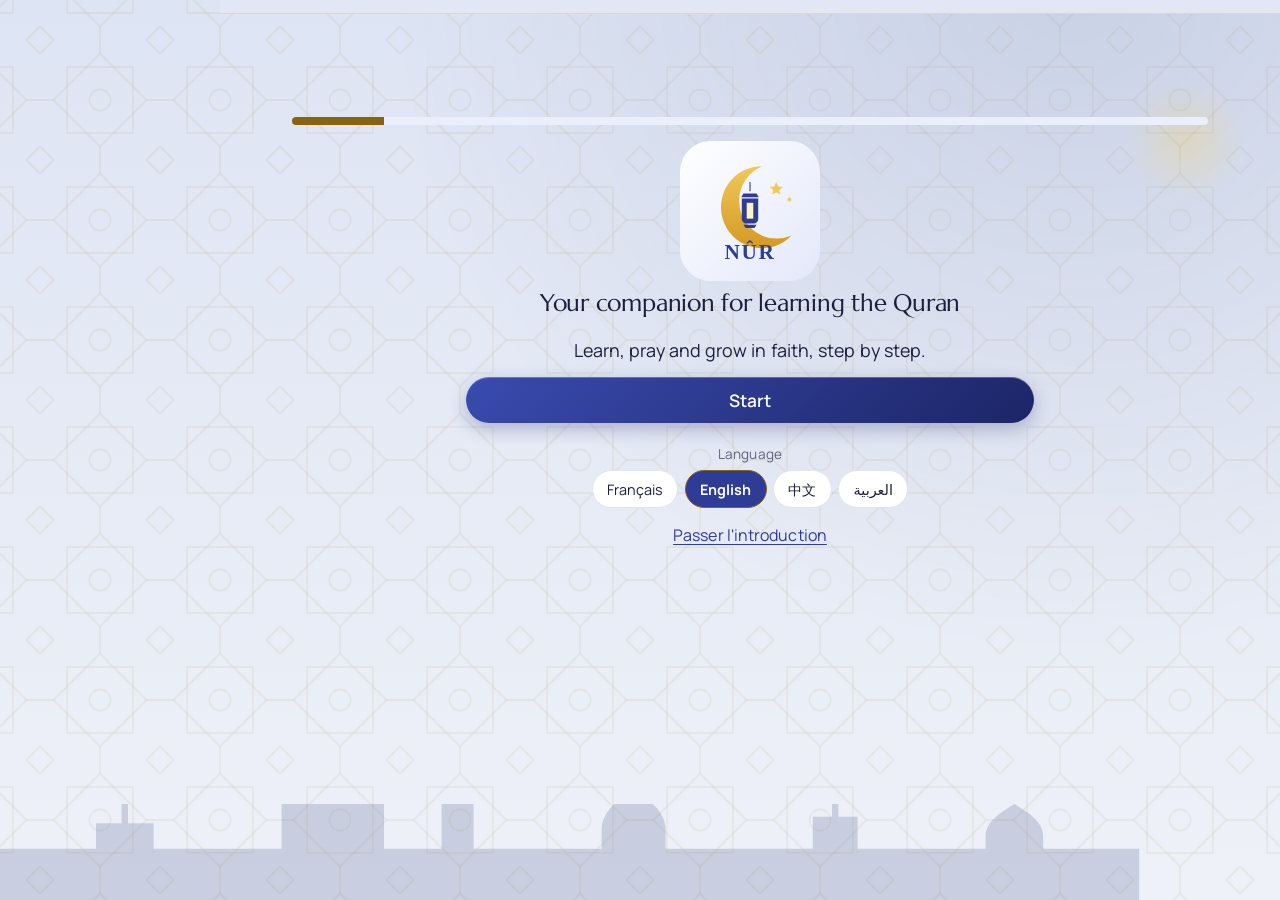
<file: index.html>
<!DOCTYPE html>
<html lang="fr" data-theme="auto">
<head>
<meta charset="utf-8">
<meta name="viewport" content="width=device-width, initial-scale=1, viewport-fit=cover">
<title>NÛR — نور</title>
<meta name="description" content="NÛR : Coran en Warsh ʿan Nāfiʿ, heures de prière, mémorisation et dévotion. Sans publicité.">
<meta name="theme-color" content="#2E3C96">
<meta http-equiv="Content-Security-Policy" content="default-src 'self'; script-src 'self'; style-src 'self' 'unsafe-inline'; img-src 'self' data: blob:; media-src 'self' blob: https://everyayah.com; connect-src 'self' https://everyayah.com https://*.supabase.co wss://*.supabase.co https://nominatim.openstreetmap.org https://geocoding-api.open-meteo.com; font-src 'self'; object-src 'none'; base-uri 'self'; form-action 'none'">
<meta name="referrer" content="strict-origin-when-cross-origin">
<meta property="og:title" content="NÛR — Coran, prières et dévotion">
<meta property="og:description" content="Coran en Warsh, heures de prière, qibla, mémorisation et dévotion. Gratuit, sans publicité, hors ligne.">
<meta property="og:image" content="https://emmanuelgiraudyt-ship-it.github.io/nur/icon-512.png">
<meta property="og:url" content="https://emmanuelgiraudyt-ship-it.github.io/nur/">
<meta property="og:type" content="website">
<meta name="twitter:card" content="summary">
<link rel="manifest" href="manifest.webmanifest">
<link rel="icon" href="icon-192.png">
<link rel="apple-touch-icon" href="apple-touch-icon.png">
<meta name="apple-mobile-web-app-capable" content="yes">
<meta name="mobile-web-app-capable" content="yes">
<meta name="apple-mobile-web-app-title" content="NÛR">
<link rel="stylesheet" href="styles.css">
<link rel="stylesheet" href="seuil.css">
</head>
<body>
<a class="skip" href="#main">Aller au contenu</a>
<header class="top" id="top">
  <button class="iconbtn" id="back" aria-label="Retour" hidden>&#8592;</button>
  <h1 id="title">NÛR <span class="ar" aria-hidden="true">نور</span></h1>
  <a class="pts" id="pts" href="#/parcours" hidden></a>
  <span class="net" id="net" role="status"></span>
</header>
<main id="main" tabindex="-1"><noscript><p style="padding:1rem">NÛR a besoin de JavaScript pour fonctionner. Active-le dans ton navigateur.</p></noscript></main>
<nav class="tabs" id="tabs" aria-label="Navigation principale"></nav>
<div id="toast" role="status" aria-live="polite"></div>
<script src="prayer.js"></script>
<script src="translit.js"></script>
<script src="contenus.js"></script>
<script src="presence.js"></script>
<script src="seuil.js"></script>
<script src="app.js"></script>
</body>
</html>
</file>
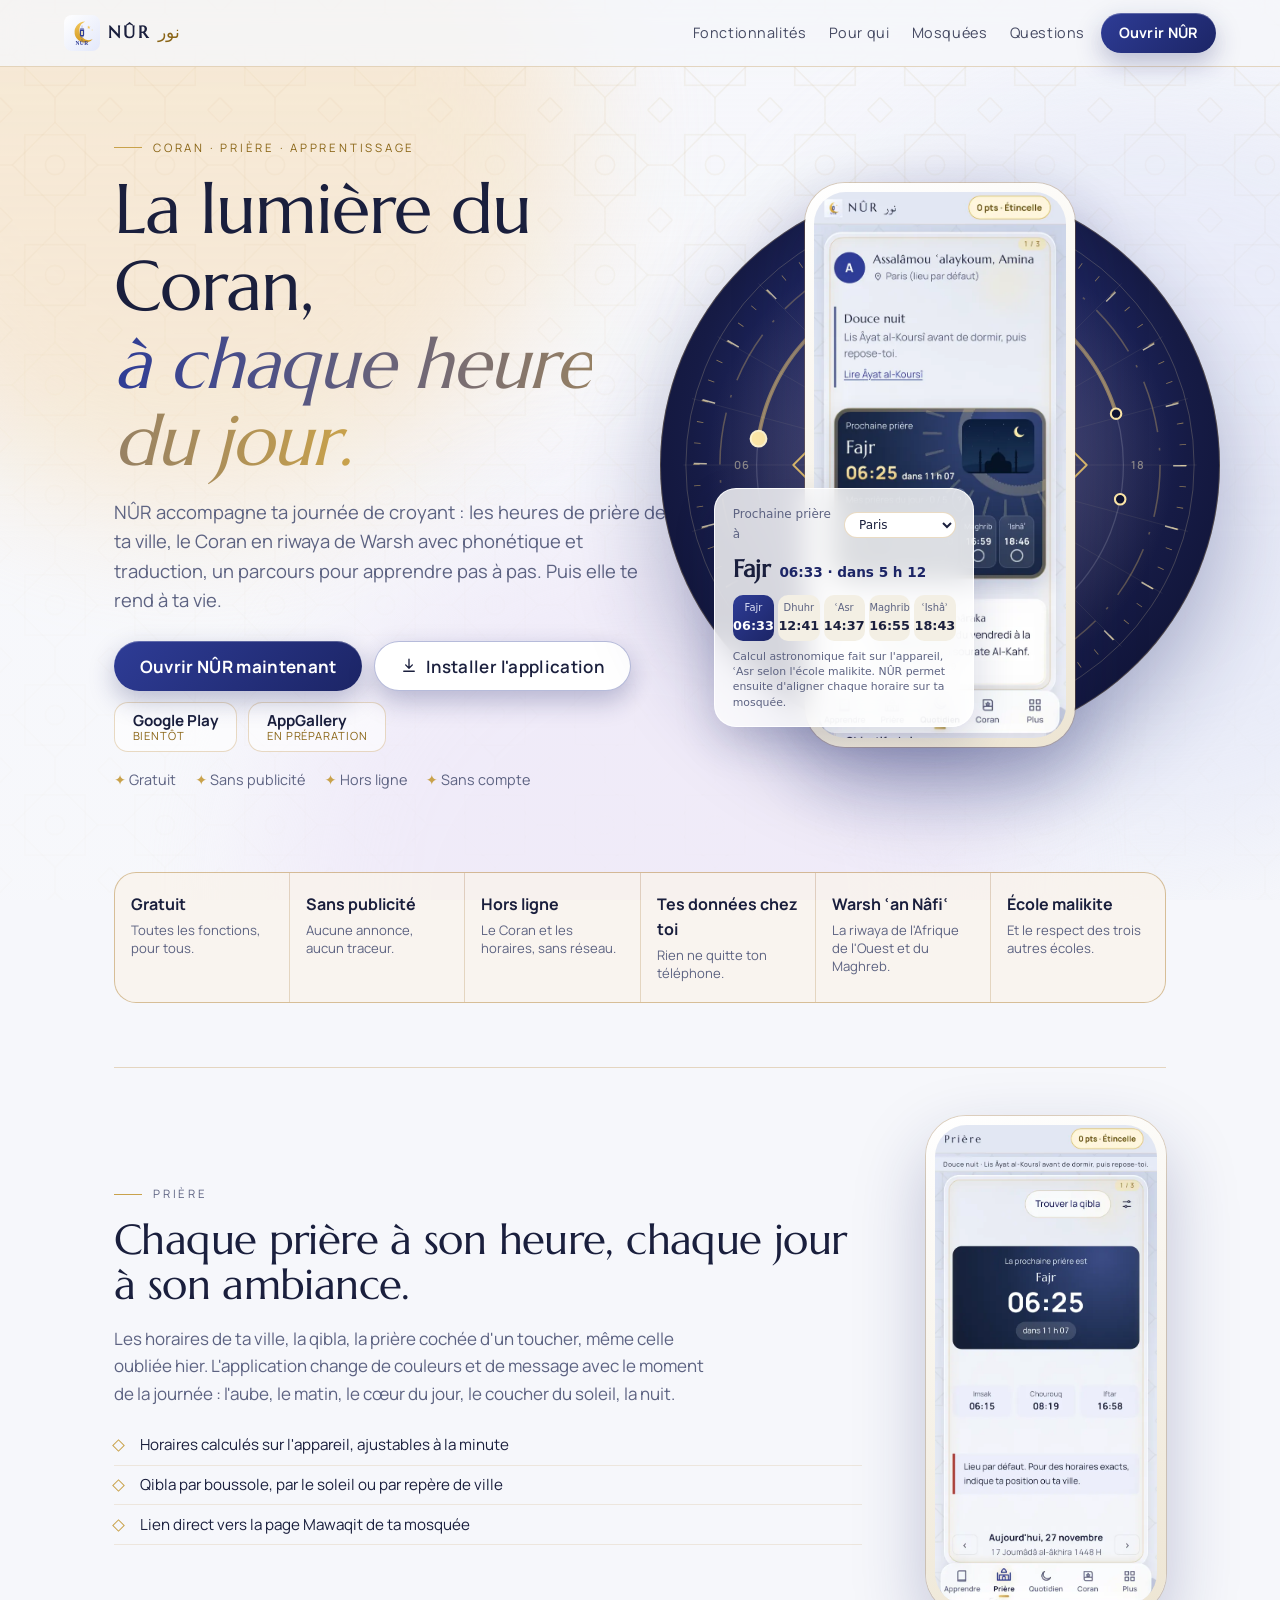
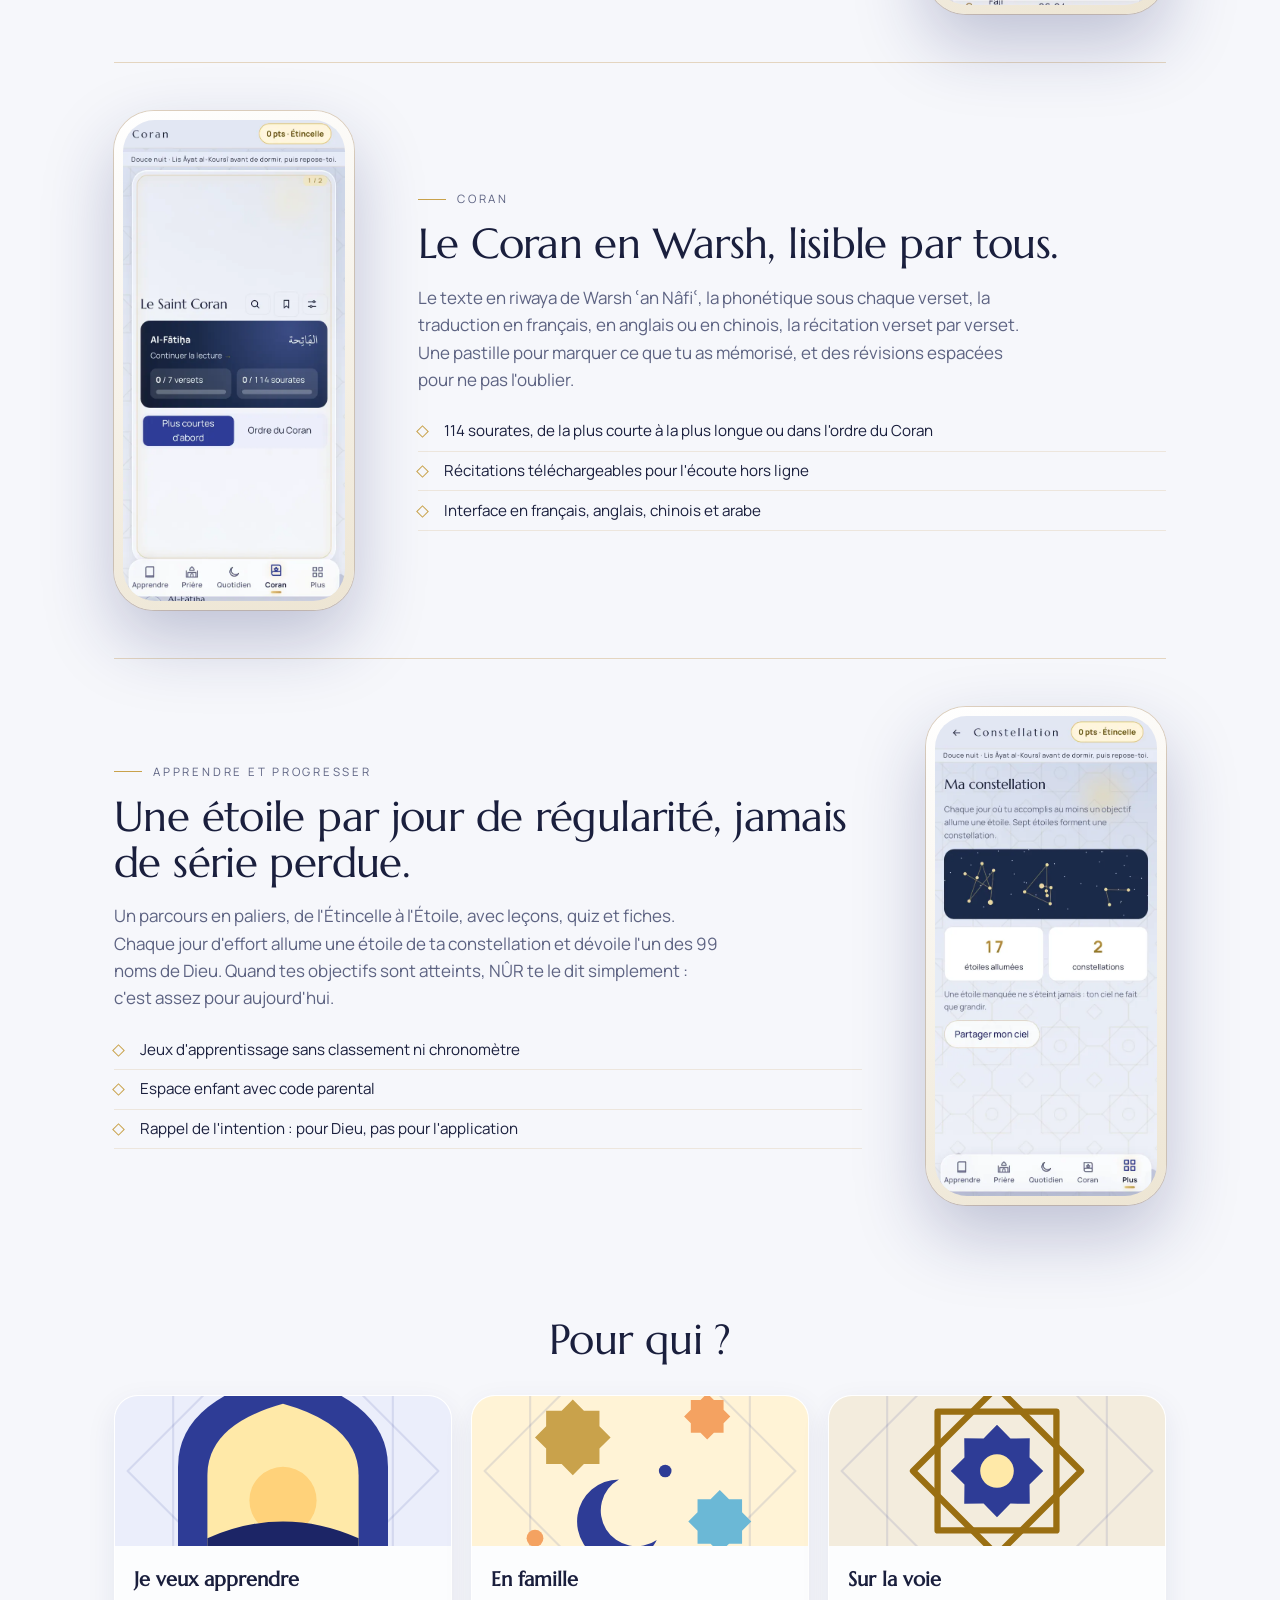
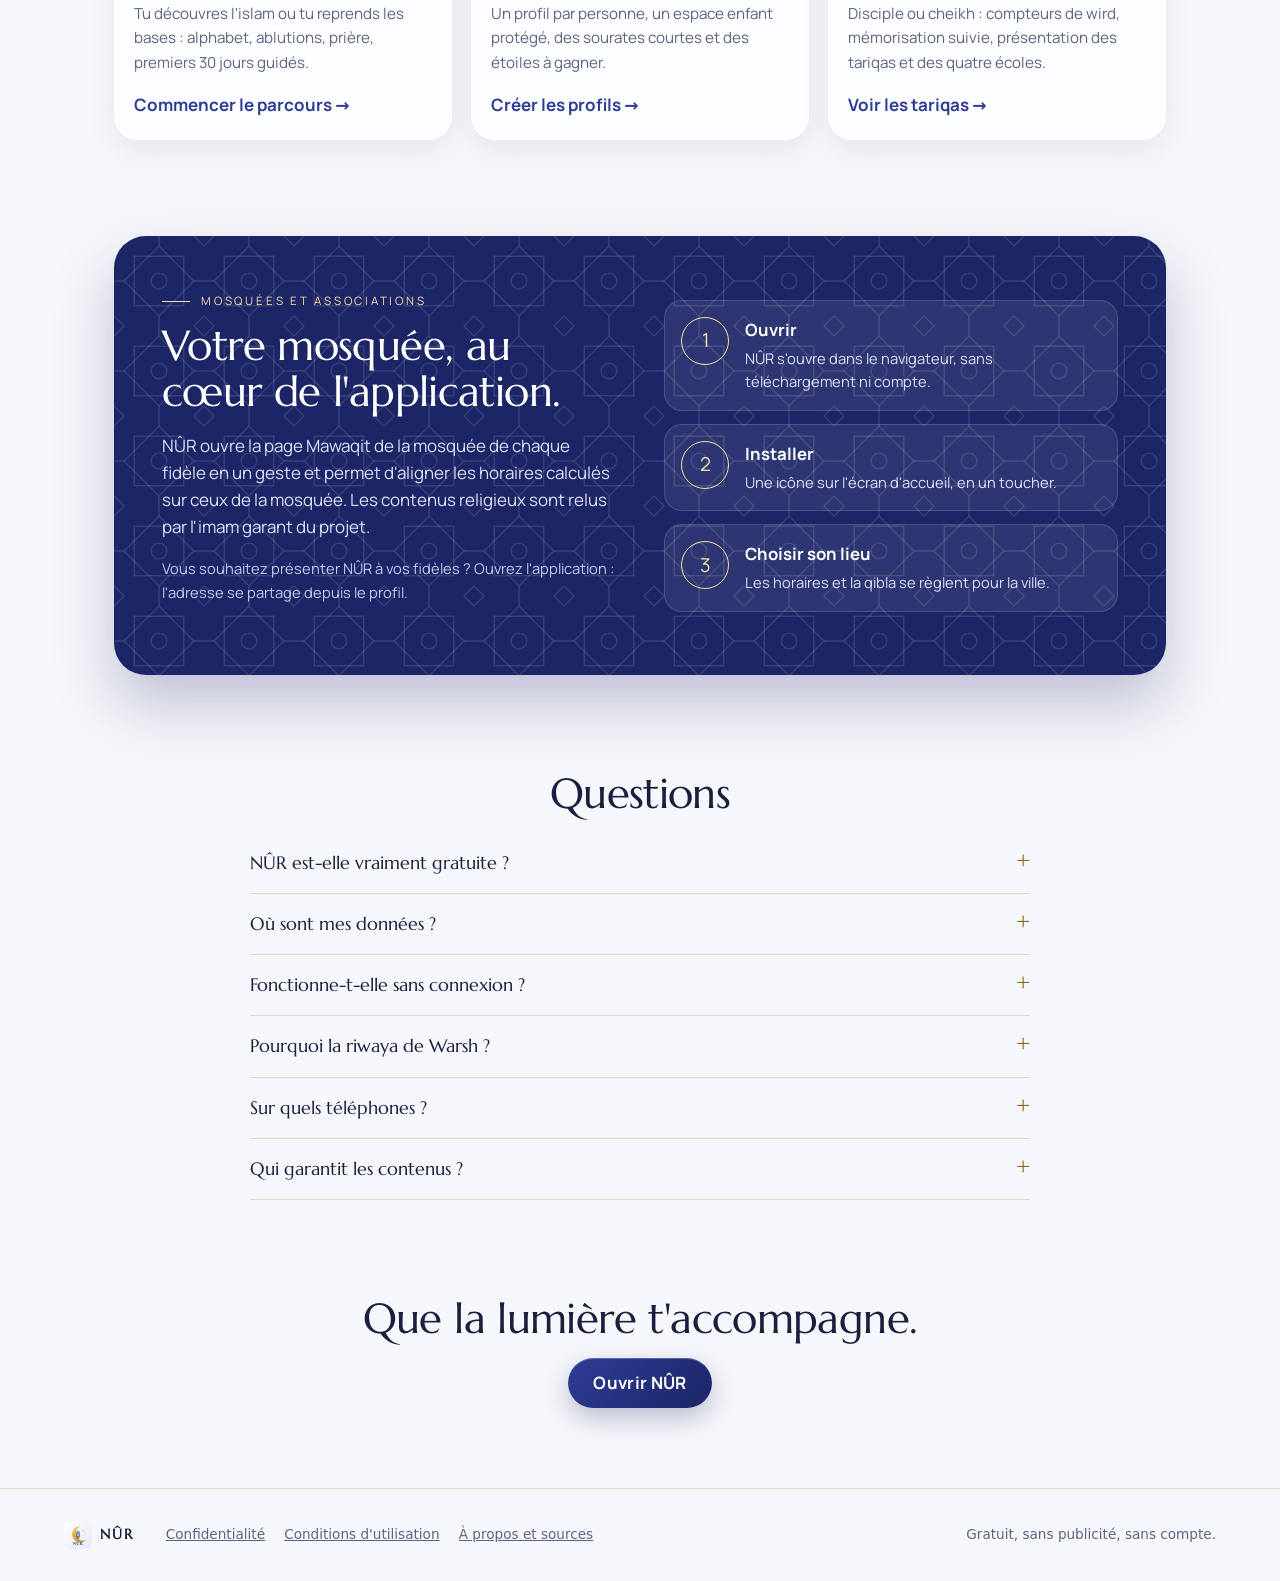
<file: decouvrir/index.html>
<!DOCTYPE html>
<html lang="fr">
<head>
<meta charset="utf-8">
<meta name="viewport" content="width=device-width, initial-scale=1, viewport-fit=cover">
<title>NÛR — La lumière du Coran, à chaque heure du jour</title>
<meta name="description" content="NÛR : Coran en Warsh ʿan Nâfiʿ, heures de prière, qibla, parcours d'apprentissage et dévotion. Gratuit, sans publicité, hors ligne, vos données restent sur votre téléphone.">
<meta name="theme-color" content="#2E3C96">
<meta http-equiv="Content-Security-Policy" content="default-src 'self'; script-src 'self'; style-src 'self' 'unsafe-inline'; img-src 'self' data:; connect-src 'self' https://*.supabase.co wss://*.supabase.co; object-src 'none'; base-uri 'self'; form-action 'none'">
<meta property="og:title" content="NÛR — La lumière du Coran, à chaque heure du jour">
<meta property="og:description" content="Coran en Warsh, heures de prière, qibla, apprentissage. Gratuit, sans publicité, hors ligne.">
<meta property="og:image" content="https://emmanuelgiraudyt-ship-it.github.io/nur/icon-512.png">
<meta property="og:url" content="https://emmanuelgiraudyt-ship-it.github.io/nur/decouvrir/">
<link rel="icon" href="../icon-192.png">
<link rel="manifest" href="../manifest.webmanifest">
<link rel="stylesheet" href="../seuil.css">
<link rel="stylesheet" href="decouvrir.css">
</head>
<body>
<div class="aura" aria-hidden="true"><i></i><i></i><i></i></div>

<header class="nav">
  <a class="brand" href="./"><img src="../logo.svg" alt="" width="36" height="36"><span>NÛR</span><span class="ar" lang="ar">نور</span></a>
  <nav aria-label="Sections">
    <a href="#fonctions">Fonctionnalités</a>
    <a href="#pour-qui">Pour qui</a>
    <a href="#mosquees">Mosquées</a>
    <a href="#questions">Questions</a>
  </nav>
  <a class="cta small" href="../#/">Ouvrir NÛR</a>
</header>

<main>
<section class="hero">
  <div class="hero-txt">
    <p class="kicker">Coran · Prière · Apprentissage</p>
    <h1>La lumière du Coran,<br><em>à chaque heure du jour.</em></h1>
    <p class="lead">NÛR accompagne ta journée de croyant : les heures de prière de ta ville, le Coran en riwaya de Warsh avec phonétique et traduction, un parcours pour apprendre pas à pas. Puis elle te rend à ta vie.</p>
    <div class="ctas">
      <a class="cta" href="../#/">Ouvrir NÛR maintenant</a>
      <button class="cta inst" id="inst" type="button" hidden><svg viewBox="0 0 24 24" aria-hidden="true"><path d="M12 3v12m0 0-4.5-4.5M12 15l4.5-4.5M5 19h14" fill="none" stroke="currentColor" stroke-width="1.8" stroke-linecap="round" stroke-linejoin="round"/></svg>Installer l'application</button>
      <span class="store soon" title="Publication en préparation"><b>Google Play</b><small>bientôt</small></span>
      <span class="store soon" title="Publication en préparation"><b>AppGallery</b><small>en préparation</small></span>
    </div>
    <div class="inst-how" id="instHow" hidden role="note"></div>
    <ul class="ticks">
      <li>Gratuit</li><li>Sans publicité</li><li>Hors ligne</li><li>Sans compte</li>
    </ul>
  </div>

  <div class="hero-vis">
    <div class="orbit-e" id="emb" aria-hidden="true"></div>
    <figure class="phone"><img src="ecran-quotidien.webp" alt="L'écran Quotidien de NÛR : prochaine prière, les cinq prières du jour et le jour particulier" width="585" height="1266" fetchpriority="high"></figure>
    <aside class="live" aria-live="polite">
      <div class="live-h"><label for="ville">Prochaine prière à</label>
        <select id="ville">
          <option value="48.8566,2.3522,Europe/Paris">Paris</option>
          <option value="43.2965,5.3698,Europe/Paris">Marseille</option>
          <option value="45.764,4.8357,Europe/Paris">Lyon</option>
          <option value="50.8503,4.3517,Europe/Brussels">Bruxelles</option>
          <option value="14.7167,-17.4677,Africa/Dakar">Dakar</option>
          <option value="5.3600,-4.0083,Africa/Abidjan">Abidjan</option>
          <option value="12.6392,-8.0029,Africa/Bamako">Bamako</option>
          <option value="33.5731,-7.5898,Africa/Casablanca">Casablanca</option>
        </select>
      </div>
      <div class="live-n"><b id="lvn">—</b><span id="lvt">—</span></div>
      <div class="live-c" id="lvc"></div>
      <p class="live-s">Calcul astronomique fait sur l'appareil, ʿAsr selon l'école malikite. NÛR permet ensuite d'aligner chaque horaire sur ta mosquée.</p>
    </aside>
  </div>
</section>

<section class="live-now" id="live" hidden aria-live="polite">
  <div class="ln-pulse" aria-hidden="true"><i></i><i></i><i></i></div>
  <div class="ln-head"><span class="ln-dot" aria-hidden="true"></span><b>En direct</b><small id="lnNote">connectés en ce moment</small></div>
  <div class="ln-grid">
    <div><b data-n="page">0</b><span>sur cette page avec toi</span></div>
    <div><b data-n="app">0</b><span>dans l'application</span></div>
    <div><b data-n="total">0</b><span>installations depuis le lancement</span></div>
  </div>
</section>

<section class="values" aria-label="Nos engagements">
  <div><b>Gratuit</b><span>Toutes les fonctions, pour tous.</span></div>
  <div><b>Sans publicité</b><span>Aucune annonce, aucun traceur.</span></div>
  <div><b>Hors ligne</b><span>Le Coran et les horaires, sans réseau.</span></div>
  <div><b>Tes données chez toi</b><span>Rien ne quitte ton téléphone.</span></div>
  <div><b>Warsh ʿan Nâfiʿ</b><span>La riwaya de l'Afrique de l'Ouest et du Maghreb.</span></div>
  <div><b>École malikite</b><span>Et le respect des trois autres écoles.</span></div>
</section>

<section id="fonctions" class="feat">
  <div class="feat-txt">
    <p class="kicker">Prière</p>
    <h2>Chaque prière à son heure, chaque jour à son ambiance.</h2>
    <p>Les horaires de ta ville, la qibla, la prière cochée d'un toucher, même celle oubliée hier. L'application change de couleurs et de message avec le moment de la journée : l'aube, le matin, le cœur du jour, le coucher du soleil, la nuit.</p>
    <ul class="list"><li>Horaires calculés sur l'appareil, ajustables à la minute</li><li>Qibla par boussole, par le soleil ou par repère de ville</li><li>Lien direct vers la page Mawaqit de ta mosquée</li></ul>
  </div>
  <figure class="phone sm"><img src="ecran-priere.webp" alt="L'écran Prière de NÛR" width="585" height="1266" loading="lazy"></figure>
</section>

<section class="feat rev">
  <div class="feat-txt">
    <p class="kicker">Coran</p>
    <h2>Le Coran en Warsh, lisible par tous.</h2>
    <p>Le texte en riwaya de Warsh ʿan Nâfiʿ, la phonétique sous chaque verset, la traduction en français, en anglais ou en chinois, la récitation verset par verset. Une pastille pour marquer ce que tu as mémorisé, et des révisions espacées pour ne pas l'oublier.</p>
    <ul class="list"><li>114 sourates, de la plus courte à la plus longue ou dans l'ordre du Coran</li><li>Récitations téléchargeables pour l'écoute hors ligne</li><li>Interface en français, anglais, chinois et arabe</li></ul>
  </div>
  <figure class="phone sm"><img src="ecran-coran.webp" alt="La liste des sourates dans NÛR" width="585" height="1266" loading="lazy"></figure>
</section>

<section class="feat">
  <div class="feat-txt">
    <p class="kicker">Apprendre et progresser</p>
    <h2>Une étoile par jour de régularité, jamais de série perdue.</h2>
    <p>Un parcours en paliers, de l'Étincelle à l'Étoile, avec leçons, quiz et fiches. Chaque jour d'effort allume une étoile de ta constellation et dévoile l'un des 99 noms de Dieu. Quand tes objectifs sont atteints, NÛR te le dit simplement : c'est assez pour aujourd'hui.</p>
    <ul class="list"><li>Jeux d'apprentissage sans classement ni chronomètre</li><li>Espace enfant avec code parental</li><li>Rappel de l'intention : pour Dieu, pas pour l'application</li></ul>
  </div>
  <figure class="phone sm"><img src="ecran-constellation.webp" alt="La constellation personnelle dans NÛR" width="585" height="1266" loading="lazy"></figure>
</section>

<section id="pour-qui" class="paths">
  <h2 class="center">Pour qui ?</h2>
  <div class="cards">
    <article><img src="../img/ill-nouveau.svg" alt=""><h3>Je veux apprendre</h3><p>Tu découvres l'islam ou tu reprends les bases : alphabet, ablutions, prière, premiers 30 jours guidés.</p><a href="../#/apprendre">Commencer le parcours</a></article>
    <article><img src="../img/ill-enfant.svg" alt=""><h3>En famille</h3><p>Un profil par personne, un espace enfant protégé, des sourates courtes et des étoiles à gagner.</p><a href="../#/profils">Créer les profils</a></article>
    <article><img src="../img/ill-tidjaniya.svg" alt=""><h3>Sur la voie</h3><p>Disciple ou cheikh : compteurs de wird, mémorisation suivie, présentation des tariqas et des quatre écoles.</p><a href="../#/tidjaniya">Voir les tariqas</a></article>
  </div>
</section>

<section id="mosquees" class="mosque">
  <div>
    <p class="kicker">Mosquées et associations</p>
    <h2>Votre mosquée, au cœur de l'application.</h2>
    <p>NÛR ouvre la page Mawaqit de la mosquée de chaque fidèle en un geste et permet d'aligner les horaires calculés sur ceux de la mosquée. Les contenus religieux sont relus par l'imam garant du projet.</p>
    <p class="muted">Vous souhaitez présenter NÛR à vos fidèles ? Ouvrez l'application : l'adresse se partage depuis le profil.</p>
  </div>
  <ol class="steps">
    <li><b>Ouvrir</b><span>NÛR s'ouvre dans le navigateur, sans téléchargement ni compte.</span></li>
    <li><b>Installer</b><span>Une icône sur l'écran d'accueil, en un toucher.</span></li>
    <li><b>Choisir son lieu</b><span>Les horaires et la qibla se règlent pour la ville.</span></li>
  </ol>
</section>

<section id="questions" class="faq">
  <h2 class="center">Questions</h2>
  <details><summary>NÛR est-elle vraiment gratuite ?</summary><p>Oui. Toutes les fonctions sont gratuites et sans publicité. Un don libre pourra soutenir le projet ; aucun accès n'en dépendra.</p></details>
  <details><summary>Où sont mes données ?</summary><p>Sur ton téléphone uniquement. NÛR ne crée pas de compte et n'a pas de serveur qui reçoit tes données. Une sauvegarde mensuelle te propose d'en garder une copie.</p></details>
  <details><summary>Fonctionne-t-elle sans connexion ?</summary><p>Oui, après le premier chargement : le Coran, la phonétique, la traduction de ta langue et les horaires restent disponibles hors ligne.</p></details>
  <details><summary>Pourquoi la riwaya de Warsh ?</summary><p>C'est la lecture la plus répandue en Afrique de l'Ouest et au Maghreb, d'où vient une grande partie de la communauté francophone que NÛR sert d'abord.</p></details>
  <details><summary>Sur quels téléphones ?</summary><p>Tout smartphone récent avec un navigateur : Android, iPhone, Huawei. Les versions Google Play et AppGallery sont en préparation.</p></details>
  <details><summary>Qui garantit les contenus ?</summary><p>Les contenus religieux sont sourcés (Coran, recueils de hadiths, ouvrages de référence) et relus par l'imam garant du projet. La pratique est présentée selon l'école malikite, en rappelant que les autres écoles peuvent différer.</p></details>
</section>

<section class="final">
  <h2>Que la lumière t'accompagne.</h2>
  <a class="cta" href="../#/">Ouvrir NÛR</a>
</section>
</main>

<footer>
  <div class="brand"><img src="../logo.svg" alt="" width="28" height="28"><span>NÛR</span></div>
  <nav aria-label="Informations"><a href="../#/confidentialite">Confidentialité</a><a href="../#/conditions">Conditions d'utilisation</a><a href="../#/apropos">À propos et sources</a></nav>
  <p>Gratuit, sans publicité, sans compte.</p>
</footer>
<script src="../prayer.js"></script>
<script src="../presence.js"></script>
<script src="../seuil.js"></script>
<script src="decouvrir.js"></script>
</body>
</html>
</file>
<file: styles.css>
@font-face {
  font-family: "KFGQPC Warsh";
  src: url("KFGQPC-Warsh-Uthmanic.ttf") format("truetype");
  font-display: swap;
}
:root {
  --bg: #F6F7FB; --panel: #FFFFFF; --ink: #1A1F3D; --muted: #5D6382; --line: #E7E0CC;
  --accent: #2E3C96; --gold: #8A630F; --onaccent: #FFFFFF; --soft: #EBEEFB; --danger: #A83232;
  --fs: 1;
  color-scheme: light dark;
}
:root[data-theme="dark"] {
  --bg: #0E1230; --panel: #161B45; --ink: #F3EBD3; --muted: #A9AEC8; --line: #2C3470;
  --accent: #C9A24B; --gold: #C9A24B; --onaccent: #0E1230; --soft: #1E2559; --danger: #F0A0A0;
}
:root[data-theme="contrast"] {
  --bg: #000; --panel: #000; --ink: #FFF; --muted: #E6E6E6; --line: #FFF;
  --accent: #FFD700; --gold: #FFD700; --onaccent: #000; --soft: #1A1A1A; --danger: #FF9090;
}
*, *::before, *::after { box-sizing: border-box; }
html { -webkit-text-size-adjust: 100%; scroll-padding-top: calc(env(safe-area-inset-top, 0px) + 64px); }
body {
  margin: 0; background: var(--bg); color: var(--ink);
  font-family: "Source Serif 4", Georgia, "Times New Roman", serif;
  font-size: calc(17px * var(--fs)); line-height: 1.6;
  padding-top: calc(env(safe-area-inset-top, 0px) + 56px);
  padding-bottom: calc(env(safe-area-inset-bottom, 0px) + 72px);
}
.skip { position: absolute; left: -999px; top: 0; background: var(--accent); color: var(--onaccent); padding: .6rem 1rem; z-index: 100; }
.skip:focus { left: 0; }
.top {
  position: fixed; top: 0; left: 0; right: 0; z-index: 20;
  display: flex; align-items: center; gap: .5rem;
  padding: calc(env(safe-area-inset-top, 0px) + .4rem) 1rem .4rem;
  background: var(--panel); border-bottom: 1px solid var(--line);
}
.top h1 { font-size: 1.15rem; margin: 0; flex: 1; font-weight: 600; letter-spacing: .02em; }
.top .ar, .ar { font-family: "KFGQPC Warsh", "Amiri", "Traditional Arabic", serif; }
.net { font-size: .75rem; color: var(--muted); }
.iconbtn { font: inherit; background: none; color: var(--ink); border: 1px solid var(--line); border-radius: 8px; min-width: 44px; min-height: 44px; cursor: pointer; font-size: 1.1rem; }
#main { max-width: 480px; margin: 0 auto; padding: 1rem 1rem 2rem; outline: none; }
.tabs {
  position: fixed; bottom: 0; left: 0; right: 0; z-index: 20; display: flex;
  background: var(--panel); border-top: 1px solid var(--line);
  padding-bottom: env(safe-area-inset-bottom, 0px);
}
.tabs a {
  flex: 1; text-align: center; text-decoration: none; color: var(--muted);
  padding: .55rem .2rem; font-size: .78rem; min-height: 56px; border-top: 3px solid transparent;
  display: flex; flex-direction: column; align-items: center; justify-content: center; gap: .1rem;
}
.tabs a .g { font-size: 1.25rem; line-height: 1; font-family: sans-serif; }
.tabs a[aria-current="page"] { color: var(--ink); font-weight: 700; border-top-color: var(--gold); }
a:focus-visible, button:focus-visible, input:focus-visible, select:focus-visible, textarea:focus-visible, summary:focus-visible, [tabindex]:focus-visible {
  outline: 3px solid var(--gold); outline-offset: 2px;
}
h2 { font-size: 1.5rem; margin: .2rem 0 .8rem; font-weight: 600; }
h3 { font-size: 1.15rem; margin: 1.4rem 0 .5rem; }
p { margin: .4rem 0 .8rem; }
.muted { color: var(--muted); font-size: .9rem; }
.card { background: var(--panel); border: 1px solid var(--line); border-radius: 12px; padding: 1rem 1.1rem; margin: 0 0 .9rem; }
.card h3:first-child { margin-top: 0; }
.callout { border-left: 4px solid var(--gold); background: var(--soft); padding: .7rem 1rem; border-radius: 0 8px 8px 0; margin: .9rem 0; font-size: .95rem; }
.callout.warn { border-left-color: var(--danger); }
.grid { display: grid; grid-template-columns: 1fr 1fr; gap: .8rem; }

.tile { display: block; text-decoration: none; color: inherit; background: var(--panel); border: 1px solid var(--line); border-radius: 12px; padding: 1rem; min-height: 96px; }
.tile strong { display: block; font-size: 1.15rem; margin-bottom: .2rem; }
.tile span { color: var(--muted); font-size: .88rem; }
.btn { font: inherit; background: var(--accent); color: var(--onaccent); border: 0; border-radius: 10px; padding: .65rem 1.1rem; min-height: 44px; cursor: pointer; font-weight: 600; text-decoration: none; display: inline-block; }
.btn.alt { background: none; color: var(--ink); border: 1px solid var(--line); font-weight: 500; }
.btn.danger { background: none; color: var(--danger); border: 1px solid var(--danger); }
.btn:disabled { opacity: .5; cursor: not-allowed; }
.row { display: flex; gap: .6rem; flex-wrap: wrap; align-items: center; }
.row.between { justify-content: space-between; }
label.f { display: block; font-size: .9rem; color: var(--muted); margin: .9rem 0 .25rem; }
input[type=text], input[type=number], input[type=search], input[type=password], select, textarea {
  width: 100%; font: inherit; background: var(--bg); color: var(--ink);
  border: 1px solid var(--line); border-radius: 8px; padding: .6rem .7rem; min-height: 44px;
}
input[type=range] { width: 100%; }
.list { list-style: none; margin: 0; padding: 0; }
.list li a, .list li button.item {
  display: flex; align-items: center; gap: .8rem; width: 100%; text-align: left; font: inherit; color: inherit;
  text-decoration: none; background: var(--panel); border: 1px solid var(--line); border-radius: 10px;
  padding: .6rem .9rem; margin-bottom: .45rem; min-height: 52px; cursor: pointer;
}
.badge { display: inline-flex; align-items: center; justify-content: center; min-width: 2.1rem; height: 2.1rem; border: 1px solid var(--gold); color: var(--gold); border-radius: 999px; font-size: .85rem; flex: none; }
.list .nm { flex: 1; }
.list .nm small { display: block; color: var(--muted); font-size: .8rem; }
.list .ar { font-size: 1.35rem; }
.bar { height: 8px; background: var(--soft); border-radius: 4px; overflow: hidden; margin-top: .4rem; }
.bar > i { display: block; height: 100%; background: var(--gold); }
.pill { display: inline-block; border: 1px solid var(--line); border-radius: 999px; padding: .15rem .7rem; font-size: .8rem; color: var(--muted); }

/* Lecture du Coran */
.mushaf { font-family: "KFGQPC Warsh", "Amiri", serif; direction: rtl; text-align: justify; text-align-last: center; line-height: 2.5; font-size: calc(26px * var(--fs)); padding: 1rem .8rem; background: var(--panel); border: 1px solid var(--line); border-radius: 12px; }
.mushaf .v { cursor: pointer; border-radius: 6px; padding: 0 .1em; }
.mushaf .v:hover { background: var(--soft); }
.mushaf .v.sel { background: var(--soft); outline: 1px solid var(--gold); }
.mushaf .v.mem { color: var(--gold); }
.mushaf .v.bm::after { content: " \25C6"; font-size: .6em; color: var(--gold); }
.mushaf .hide { color: transparent; text-shadow: 0 0 10px var(--muted); user-select: none; }
.mushaf .first { color: var(--ink); text-shadow: none; }
.suraHead { text-align: center; font-family: "KFGQPC Warsh", "Amiri", serif; font-size: calc(30px * var(--fs)); border: 1px solid var(--gold); border-radius: 10px; padding: .5rem; margin: 0 0 .8rem; color: var(--gold); }
.basmala { text-align: center; direction: rtl; font-family: "KFGQPC Warsh", "Amiri", serif; font-size: calc(28px * var(--fs)); margin: .2rem 0 .6rem; }
.pageTag { direction: ltr; text-align: center; display: block; font-family: "Source Serif 4", serif; font-size: .75rem; color: var(--muted); margin: .6rem 0; }
.sheet { position: sticky; bottom: calc(env(safe-area-inset-bottom, 0px) + 64px); background: var(--panel); border: 1px solid var(--gold); border-radius: 12px; padding: .7rem; margin-top: .8rem; display: flex; gap: .5rem; flex-wrap: wrap; align-items: center; }

/* Prières */
.prayers { display: grid; gap: .5rem; }
.prayer { display: flex; justify-content: space-between; align-items: center; padding: .65rem .9rem; border: 1px solid var(--line); border-radius: 10px; background: var(--panel); }
.prayer.next { border-color: var(--gold); background: var(--soft); font-weight: 700; }
.prayer .t { font-variant-numeric: tabular-nums; font-size: 1.2rem; }
.big { font-size: 2.2rem; font-variant-numeric: tabular-nums; font-weight: 600; line-height: 1.1; }
.compass { width: 220px; height: 220px; margin: .5rem auto; position: relative; border: 2px solid var(--gold); border-radius: 50%; }
.compass .needle { position: absolute; left: 50%; top: 8%; width: 4px; height: 42%; background: var(--gold); transform-origin: 50% 100%; margin-left: -2px; border-radius: 2px; }
.compass .dot { position: absolute; left: 50%; top: 50%; width: 14px; height: 14px; margin: -7px; background: var(--gold); border-radius: 50%; }
.compass .n { position: absolute; left: 50%; top: 2px; transform: translateX(-50%); font-size: .8rem; color: var(--muted); }
table.month { width: 100%; border-collapse: collapse; font-size: .85rem; font-variant-numeric: tabular-nums; }
table.month th, table.month td { padding: .35rem .3rem; border-bottom: 1px solid var(--line); text-align: center; }
table.month tr.today { background: var(--soft); font-weight: 700; }
.scroll { overflow-x: auto; }

/* Compteurs / enfant */
.counter { text-align: center; }
.counter .num { font-size: 3.4rem; font-variant-numeric: tabular-nums; font-weight: 700; }
.tap { width: 100%; min-height: 130px; font-size: 1.3rem; border-radius: 16px; border: 2px solid var(--gold); background: var(--soft); color: var(--ink); cursor: pointer; font: inherit; font-weight: 700; touch-action: manipulation; }
.tap:active { transform: scale(.985); }
.stars { font-size: 2rem; color: var(--gold); text-align: center; min-height: 2.4rem; letter-spacing: .2em; }
.kid .mushaf { font-size: calc(36px * var(--fs)); }
#toast { position: fixed; left: 50%; transform: translateX(-50%); bottom: calc(env(safe-area-inset-bottom, 0px) + 84px); background: var(--ink); color: var(--bg); padding: .6rem 1rem; border-radius: 10px; z-index: 50; opacity: 0; pointer-events: none; transition: opacity .2s; max-width: 90vw; text-align: center; }
#toast.show { opacity: 1; }
[hidden] { display: none !important; }
@media (prefers-reduced-motion: reduce) { * { transition: none !important; animation: none !important; } }
@media print { .tabs, .top { display: none; } body { padding: 0; } }

/* v1.1 : lecture débutant, alphabet, niveaux */
.vcard { background: var(--panel); border: 1px solid var(--line); border-radius: 12px; padding: .9rem 1rem; margin: 0 0 .8rem; }
.vcard.done { border-color: var(--gold); }
.ar-line { font-size: calc(30px * var(--fs)); line-height: 2.4; text-align: right; padding: .2rem 0; border: 0; background: none; }
.ph { font-size: calc(1.05rem * var(--fs)); color: var(--gold); font-style: italic; margin: .2rem 0; word-spacing: .15em; }
.trfr { margin: .3rem 0 .6rem; }
.chk-flag { font-style: normal; font-size: .72rem; border: 1px solid var(--danger); color: var(--danger); border-radius: 999px; padding: 0 .5rem; margin-left: .4rem; }
label.chk { display: inline-flex; align-items: center; gap: .4rem; min-height: 44px; font-size: .95rem; }
.lgrid { display: grid; grid-template-columns: 1fr 1fr; gap: .6rem; }
.lgrid { grid-template-columns: 1fr; }
.lcard { display: flex; gap: .8rem; align-items: center; background: var(--panel); border: 1px solid var(--line); border-radius: 12px; padding: .6rem .8rem; }
.lcard .lg { font-size: 2.4rem; line-height: 1; min-width: 2.4rem; text-align: center; color: var(--gold); }
ul.plain { list-style: none; padding: 0; margin: 0; }
ul.plain li { padding: .35rem 0; border-bottom: 1px solid var(--line); }
ul.plain li:last-child { border-bottom: 0; }
.big2 { font-size: 1.8rem; margin-right: .5rem; display: inline-block; min-width: 3rem; }

/* v1.2 : bienvenue, profils, objectifs du jour, khatm, parcours */
.salut { font-size: 1.15rem; font-weight: 600; margin: 0 0 .6rem; }
.steps { list-style: none; margin: .4rem 0 .8rem; padding: 0; counter-reset: st; }
.steps li { counter-increment: st; }
.steps li a { display: flex; align-items: center; gap: .7rem; padding: .5rem .1rem; border-bottom: 1px solid var(--line); text-decoration: none; color: inherit; min-height: 48px; }
.steps li:last-child a { border-bottom: 0; }
.steps li a::before { content: counter(st); display: inline-flex; align-items: center; justify-content: center; width: 1.9rem; height: 1.9rem; border-radius: 50%; border: 1px solid var(--gold); color: var(--gold); font-size: .85rem; flex: none; }
.steps li.done a::before { content: "\2713"; background: var(--gold); color: var(--panel); }
.steps li .pt { margin-left: auto; color: var(--muted); font-size: .85rem; white-space: nowrap; }
.week { display: flex; gap: .35rem; margin-top: .7rem; }
.week span { flex: 1; text-align: center; font-size: .75rem; color: var(--muted); border: 1px solid var(--line); border-radius: 8px; padding: .3rem 0; }
.week span.on { border-color: var(--gold); background: var(--soft); color: var(--ink); font-weight: 700; }
.week span.today { outline: 2px solid var(--gold); outline-offset: 1px; }
.chips { display: flex; gap: .4rem; flex-wrap: wrap; margin: .6rem 0; }
.chip { font: inherit; min-height: 44px; padding: .4rem .9rem; border-radius: 999px; border: 1px solid var(--line); background: var(--panel); color: var(--ink); cursor: pointer; }
.chip.on { border-color: var(--gold); background: var(--soft); font-weight: 700; }
.tile.wide { grid-column: 1 / -1; min-height: 0; margin-bottom: .9rem; }
.tile.wide .bar { margin: .5rem 0 .3rem; }
.ob { text-align: center; padding-top: .6rem; }
.ob .obLogo { font-size: 4.2rem; color: var(--gold); line-height: 1.4; }
.ob .lead, .lead { font-size: 1.12rem; }
.ob ul.plain { text-align: left; margin: 1rem 0 1.4rem; }
.ob ul.plain li { padding: .6rem 0; }
.btn.big { font-size: 1.08rem; padding: .85rem 1.6rem; min-width: 62%; }
.who { display: grid; grid-template-columns: 1fr 1fr; gap: .6rem; margin: .4rem 0 1rem; }
.who button { font: inherit; min-height: 56px; border-radius: 12px; border: 1px solid var(--line); background: var(--panel); color: var(--ink); cursor: pointer; font-weight: 600; }
.who button.sub { font-weight: 500; min-height: 48px; font-size: .95rem; }
.who button[aria-pressed="true"] { border-color: var(--gold); background: var(--soft); outline: 2px solid var(--gold); }
.prog { display: flex; align-items: center; gap: .6rem; margin: .1rem 0 1rem; }
.prog .bar { flex: 1; margin: 0; }
.mots { width: 100%; border-collapse: collapse; margin: .4rem 0; }
.mots td { padding: .5rem .3rem; border-bottom: 1px solid var(--line); vertical-align: middle; }
.mots td.a { font-family: "KFGQPC Warsh", "Amiri", "Traditional Arabic", serif; font-size: 1.7rem; direction: rtl; text-align: right; color: var(--gold); line-height: 1.7; }
.mots small { display: block; color: var(--muted); font-size: .8rem; }
.lesson p { font-size: 1.08rem; }
.vline { border-bottom: 1px solid var(--line); padding: .3rem 0 .6rem; }
.vline:last-child { border-bottom: 0; }
.hq { margin: 0 0 .6rem; padding: 0 0 0 .9rem; border-left: 4px solid var(--gold); font-size: 1.2rem; line-height: 1.5; }
.flashA { font-size: 2.5rem; color: var(--gold); line-height: 1.9; }
.qz fieldset { border: 1px solid var(--line); border-radius: 12px; padding: .6rem .9rem .4rem; margin: 0 0 .8rem; background: var(--panel); min-width: 0; }
.qz legend { font-weight: 600; padding: 0 .3rem; }
.qz label { display: flex; align-items: center; gap: .6rem; min-height: 44px; }
.qz .ok { color: var(--gold); font-weight: 700; font-size: .85rem; }
.qz .ko { color: var(--danger); font-size: .85rem; }
.flash { min-height: 230px; display: flex; flex-direction: column; align-items: center; justify-content: center; gap: .3rem; text-align: center; cursor: pointer; width: 100%; font: inherit; color: inherit; }
.flash .a { font-family: "KFGQPC Warsh", "Amiri", "Traditional Arabic", serif; font-size: 3rem; color: var(--gold); direction: rtl; line-height: 1.7; }
.list li.locked a { opacity: .55; }
details.card > summary { cursor: pointer; min-height: 32px; }
details.card ol { margin: .5rem 0 0; padding-left: 1.3rem; }

/* phonétique sous chaque verset dans la lecture continue (espace enfant) */
.mushaf .phx { display: block; direction: ltr; text-align: left; text-align-last: left; font-family: "Source Serif 4", Georgia, "Times New Roman", serif; font-size: calc(1rem * var(--fs)); line-height: 1.5; margin: 0 0 .7rem; }
.ph { overflow-wrap: anywhere; }

/* Même présentation sur ordinateur que sur téléphone : une colonne de la largeur d'un téléphone, centrée. */
.top, .tabs { max-width: 480px; margin-left: auto; margin-right: auto; }
#toast { max-width: min(440px, calc(100vw - 2rem)); }
@media (min-width: 481px) {
  html { background: var(--soft); }
  body { max-width: 480px; margin: 0 auto; min-height: 100vh; box-shadow: 0 0 0 1px var(--line), 0 8px 40px rgba(0, 0, 0, .08); }
  .top, .tabs { border-left: 1px solid var(--line); border-right: 1px solid var(--line); }
}
/* compteur de points dans la barre du haut */
.pts { text-decoration: none; color: var(--ink); border: 1px solid var(--gold); background: var(--soft); border-radius: 999px; padding: .35rem .75rem; font-size: .85rem; font-weight: 700; white-space: nowrap; min-height: 36px; display: inline-flex; align-items: center; }
.top h1 { min-width: 0; overflow: hidden; text-overflow: ellipsis; white-space: nowrap; }
.ptsline { font-size: .95rem; }

/* lecteur : réglages sur une ligne, progression groupée */
.modeRow { display: grid; grid-template-columns: 1fr auto auto; gap: .5rem; align-items: center; margin: .7rem 0 .2rem; }
.modeRow select { width: 100%; max-width: none; margin: 0; }
.modeRow .btn { padding-left: .8rem; padding-right: .8rem; }
.prog2 .bar { margin: .5rem 0 .4rem; }
.ptsline { margin: .2rem 0 0; font-size: .92rem; }
.basmalaPh { text-align: center; margin: -.3rem 0 .9rem; }
.vcard.lu { border-left: 4px solid var(--gold); }

/* ================= v1.3 : structure reprise de MAARIFA ================= */
.plain-link, .plain-link:hover { color: inherit; text-decoration: none; display: block; }
.arr { font-family: sans-serif; color: var(--gold); font-weight: 700; }
.phead { margin: .2rem 0 .8rem; gap: .5rem; }
.phead .row { gap: .4rem; }
a.iconbtn { display: inline-flex; align-items: center; justify-content: center; color: var(--ink); }
.iconbtn svg, .ib svg { display: block; }
.center { text-align: center; }
.small.btn { min-height: 36px; padding: .3rem .8rem; font-size: .85rem; }
/* en-tête Quotidien */
.qhead { display: flex; align-items: center; gap: .8rem; margin: .2rem 0 .9rem; }
.avatar { width: 48px; height: 48px; border-radius: 50%; background: var(--accent); color: var(--onaccent); display: inline-flex; align-items: center; justify-content: center; font-weight: 700; font-size: 1.2rem; text-decoration: none; flex: none; }
.avatar.big { width: 64px; height: 64px; font-size: 1.6rem; }
.salutM { font-size: 1.15rem; font-weight: 700; }
.lieu { display: inline-flex; align-items: center; gap: .25rem; text-decoration: none; }
/* carte principale (prochaine prière, continuer la lecture) */
.hero { display: block; background: var(--accent); color: var(--onaccent); border-radius: 16px; padding: 1rem 1.1rem; margin: 0 0 .9rem; text-decoration: none; }
.hero.center { text-align: center; }
.hero .hl { font-size: .85rem; opacity: .85; }
.hero .hn { font-size: 1.35rem; font-weight: 700; letter-spacing: .02em; }
.hero .ht { font-size: 2rem; font-weight: 700; line-height: 1.1; }
.hero .hbig { font-size: 3rem; font-weight: 700; line-height: 1.1; }
.hero .hr { text-align: right; }
.hchip { display: inline-flex; align-items: center; gap: .3rem; border-radius: 999px; padding: .3rem .75rem; background: rgba(255,255,255,.14); color: inherit; font-size: .85rem; text-decoration: none; min-height: 32px; }
.hchip.light { background: var(--soft); color: var(--ink); }
.chips3 { display: grid; grid-template-columns: repeat(3, 1fr); gap: .5rem; margin: .8rem 0 .2rem; }
.chips3 div { background: var(--soft); color: var(--ink); border-radius: 12px; padding: .4rem .5rem; text-align: center; }
.hero .chips3 div { background: rgba(255,255,255,.14); color: var(--onaccent); }
.chips3 span { display: block; font-size: .75rem; opacity: .8; }
.chips3 b { font-size: 1rem; }
/* prières à marquer */
.pchips { display: grid; grid-template-columns: repeat(5, 1fr); gap: .35rem; margin: .6rem 0 0; }
.pchip { font: inherit; font-size: .78rem; min-height: 48px; border-radius: 10px; border: 1px solid var(--line); background: var(--panel); color: var(--ink); cursor: pointer; display: flex; flex-direction: column; align-items: center; justify-content: center; gap: .2rem; padding: .2rem; }
.pchip i { width: 14px; height: 14px; border-radius: 50%; border: 2px solid var(--gold); display: block; }
.pchip.on { background: var(--soft); border-color: var(--gold); font-weight: 700; }
.pchip.on i { background: var(--gold); }
/* explorer : trois tuiles */
.tiles3 { display: grid; grid-template-columns: repeat(3, 1fr); gap: .5rem; margin-top: .6rem; }
.t3 { background: var(--soft); border-radius: 12px; padding: .6rem; text-decoration: none; color: var(--ink); min-height: 76px; display: flex; flex-direction: column; justify-content: space-between; }
.t3 b { font-size: .95rem; }
.t3 span { font-size: .8rem; color: var(--muted); }
/* objectifs du jour */
.stepsM { list-style: none; margin: .6rem 0 .8rem; padding: 0; }
.stepsM a { display: flex; align-items: center; gap: .6rem; padding: .45rem 0; text-decoration: none; color: inherit; min-height: 44px; border-bottom: 1px solid var(--line); }
.stepsM li:last-child a { border-bottom: 0; }
.stepsM .nb { width: 1.7rem; height: 1.7rem; border-radius: 50%; background: var(--gold); color: var(--panel); display: inline-flex; align-items: center; justify-content: center; font-size: .85rem; font-weight: 700; flex: none; }
.stepsM li.done .nb { background: var(--accent); color: var(--onaccent); }
.stepsM li.done span:nth-child(2) { text-decoration: line-through; color: var(--muted); }
.stepsM .pt { margin-left: auto; color: var(--muted); font-size: .85rem; }
/* cartes à interrupteur */
.tcard { display: flex; align-items: center; justify-content: space-between; gap: .8rem; width: 100%; font: inherit; color: inherit; text-align: left; background: var(--panel); border: 1px solid var(--line); border-radius: 12px; padding: .75rem 1rem; margin: 0 0 .6rem; min-height: 56px; cursor: pointer; }
.tcard small { display: block; color: var(--muted); font-size: .85rem; }
.tcard.soon { opacity: .65; cursor: default; }
.sw { appearance: none; -webkit-appearance: none; width: 48px; height: 28px; border-radius: 999px; background: var(--line); position: relative; flex: none; cursor: pointer; margin: 0; }
.sw::after { content: ""; position: absolute; top: 3px; left: 3px; width: 22px; height: 22px; border-radius: 50%; background: #fff; transition: left .15s; box-shadow: 0 1px 2px rgba(0,0,0,.2); }
.sw:checked { background: var(--accent); }
.sw:checked::after { left: 23px; }
.sw:disabled { opacity: .5; }
/* prière */
.datenav { display: grid; grid-template-columns: auto 1fr auto; align-items: center; gap: .5rem; text-align: center; margin: .9rem 0 .6rem; }
.plist { display: grid; gap: .45rem; }
.prow { display: grid; grid-template-columns: auto 1fr auto; align-items: center; gap: .7rem; background: var(--panel); border: 1px solid var(--line); border-radius: 12px; padding: .35rem .9rem .35rem .4rem; min-height: 56px; }
.prow.next { background: var(--soft); border-color: var(--gold); font-weight: 700; }
.prow .t { font-size: 1.1rem; font-variant-numeric: tabular-nums; }
.bell { font: inherit; width: 44px; height: 44px; border-radius: 10px; border: 0; background: none; color: var(--muted); cursor: pointer; display: inline-flex; align-items: center; justify-content: center; }
.bell.on { color: var(--gold); }
.linkcard { display: flex; justify-content: space-between; align-items: center; gap: .6rem; text-decoration: none; color: inherit; margin-top: .9rem; background: var(--soft); }
.seg { display: flex; gap: .2rem; overflow-x: auto; border-bottom: 1px solid var(--line); margin-bottom: .7rem; }
.seg button { font: inherit; background: none; border: 0; border-bottom: 3px solid transparent; padding: .5rem .7rem; min-height: 44px; color: var(--muted); cursor: pointer; white-space: nowrap; }
.seg button[aria-selected="true"] { color: var(--ink); font-weight: 700; border-bottom-color: var(--gold); }
.fiche { background: var(--accent); color: var(--onaccent); border-radius: 14px; padding: 1rem; margin-bottom: .9rem; }
.fiche h4 { margin: .8rem 0 .3rem; font-size: 1rem; }
.fiche .rk { display: flex; justify-content: space-between; gap: .6rem; background: rgba(255,255,255,.12); border-radius: 10px; padding: .55rem .8rem; margin: .3rem 0; font-size: .95rem; }
.fiche .rk span { opacity: .85; font-size: .85rem; text-align: right; }
.fiche .muted { color: inherit; opacity: .8; }
.reco a { font-weight: 700; color: var(--accent); }
.card.soft { background: var(--soft); }
.invrow { display: flex; align-items: center; justify-content: space-between; gap: .8rem; background: var(--panel); border: 1px solid var(--line); border-radius: 12px; padding: .7rem .9rem; margin-bottom: .6rem; }
.ar.small { font-size: 1.4rem; text-align: left; }
.ring { --p: 0; flex: none; width: 74px; height: 74px; border-radius: 50%; border: 0; cursor: pointer; font: inherit; font-size: .85rem; font-weight: 700; color: var(--ink);
  background: radial-gradient(closest-side, var(--panel) 78%, transparent 80% 100%), conic-gradient(var(--gold) calc(var(--p) * 1%), var(--line) 0); }
/* feuille modale */
.mwrap { position: fixed; inset: 0; background: rgba(0,0,0,.35); z-index: 50; display: flex; align-items: flex-end; justify-content: center; }
.msheet { background: var(--bg); width: 100%; max-width: 480px; max-height: 85vh; overflow: auto; border-radius: 18px 18px 0 0; padding: 1rem 1rem calc(env(safe-area-inset-bottom, 0px) + 1rem); }
.seg2 { display: grid; grid-template-columns: 1fr 1fr; background: var(--soft); border-radius: 12px; padding: .25rem; margin: .8rem 0; }
.seg2 button, .seg3 button { font: inherit; border: 0; background: none; border-radius: 10px; min-height: 40px; cursor: pointer; color: var(--ink); }
.seg2 button[aria-selected="true"], .seg3 button[aria-pressed="true"] { background: var(--accent); color: var(--onaccent); font-weight: 700; }
.seg3 { display: inline-grid; grid-template-columns: 1fr 1fr; background: var(--soft); border-radius: 12px; padding: .2rem; min-width: 150px; }
/* Coran */
.hero.cont .ar { font-size: 1.4rem; }
.hero .two { display: grid; grid-template-columns: 1fr 1fr; gap: .6rem; margin-top: .7rem; }
.hero .two > div { background: rgba(255,255,255,.12); border-radius: 10px; padding: .5rem .6rem; font-size: .9rem; }
.hero .bar { background: rgba(255,255,255,.25); margin: .35rem 0 0; }
.sgrid { display: grid; grid-template-columns: repeat(3, 1fr); gap: .5rem; }
.scard { position: relative; display: flex; flex-direction: column; gap: .15rem; background: var(--panel); border: 1px solid var(--line); border-radius: 12px; padding: 1.7rem .55rem .55rem; text-decoration: none; color: var(--ink); min-height: 112px; }
.scard b { font-size: .88rem; line-height: 1.25; }
.scard small { color: var(--muted); font-size: .75rem; line-height: 1.2; }
.scard .nv { margin-top: auto; font-size: .78rem; color: var(--muted); }
.scard .ck { position: absolute; top: .45rem; left: .55rem; width: 18px; height: 18px; border-radius: 50%; border: 1.5px solid var(--line); font-size: .7rem; display: flex; align-items: center; justify-content: center; }
.scard.done { border-color: var(--gold); }
.scard.done .ck { background: var(--gold); color: var(--panel); border-color: var(--gold); }
.scard[hidden] { display: none; }
.vcard .vrow { display: flex; align-items: center; gap: .25rem; margin-top: .5rem; border-top: 1px solid var(--line); padding-top: .4rem; }
.vrow .sp { flex: 1; }
.vpill { font: inherit; font-size: .85rem; border: 1px solid var(--line); border-radius: 999px; background: var(--panel); color: var(--muted); padding: .2rem .7rem; min-height: 36px; cursor: pointer; }
.vpill.on { border-color: var(--gold); color: var(--gold); background: var(--soft); font-weight: 700; }
.ib { font: inherit; width: 40px; height: 40px; border-radius: 10px; border: 0; background: none; color: var(--ink); display: inline-flex; align-items: center; justify-content: center; cursor: pointer; }
.ib[aria-pressed="true"] { color: var(--gold); }
.vcard.bsm { text-align: center; }
.vcard.bsm .ph { text-align: center; }
.viewtog { position: sticky; bottom: calc(env(safe-area-inset-bottom, 0px) + 72px); margin: .8rem auto 0; width: max-content; display: flex; gap: .2rem; background: var(--ink); border-radius: 999px; padding: .25rem; z-index: 5; }
.viewtog button { font: inherit; width: 48px; height: 40px; border-radius: 999px; border: 0; background: none; color: var(--bg); cursor: pointer; display: inline-flex; align-items: center; justify-content: center; }
.viewtog button[aria-pressed="true"] { background: var(--gold); color: var(--ink); }
/* Apprendre */
.lead2 { font-size: 1.15rem; font-weight: 600; margin: .4rem 0 .1rem; }
.chipsH { display: flex; flex-wrap: wrap; gap: .4rem; margin: .5rem 0 .4rem; }
.chipsH .chip { text-decoration: none; display: inline-flex; align-items: center; font-size: .88rem; }
.hscroll { display: grid; grid-auto-flow: column; grid-auto-columns: 72%; gap: .6rem; overflow-x: auto; scroll-snap-type: x mandatory; padding-bottom: .4rem; margin-bottom: .6rem; }
.ccard { scroll-snap-align: start; display: flex; flex-direction: column; gap: .3rem; background: var(--panel); border: 1px solid var(--line); border-radius: 14px; padding: .8rem .9rem; text-decoration: none; color: var(--ink); min-height: 120px; }
.ccard.cbig { background: var(--accent); color: var(--onaccent); min-height: 150px; margin-bottom: .8rem; }
.ccard.cbig .muted2, .ccard.cbig .dur { color: inherit; opacity: .85; }
.ccard b { font-size: 1.02rem; line-height: 1.3; }
.ccard .dur { font-size: .8rem; color: var(--muted); }
.muted2 { font-size: .85rem; color: var(--muted); margin-top: auto; }
.ccard.locked { opacity: .55; }
.ccard.done { border-color: var(--gold); }
.pill.gold { border-color: var(--gold); background: var(--soft); color: var(--ink); text-decoration: none; font-weight: 700; }
/* Plus et Profil */
.fcard { display: block; background: var(--panel); border: 1px solid var(--line); border-left: 4px solid var(--gold); border-radius: 12px; padding: .8rem 1rem; margin: 0 0 .6rem; text-decoration: none; color: var(--ink); }
.fcard > span { display: block; color: var(--muted); font-size: .9rem; margin-top: .2rem; }
.fcard .pill { margin-left: .3rem; font-size: .75rem; }
.lcardM { display: flex; justify-content: space-between; align-items: center; gap: .6rem; background: var(--panel); border: 1px solid var(--line); border-radius: 12px; padding: .7rem 1rem; margin: 0 0 .5rem; min-height: 52px; text-decoration: none; color: var(--ink); }
.lcardM.danger span:first-child { color: var(--danger); }
.card.gold { background: var(--soft); border-color: var(--gold); }
.appid code { font-size: .75rem; word-break: break-all; }
/* premier lancement */
.obGlyph { font-size: 4rem; color: var(--gold); line-height: 1.3; margin: 1rem 0 .3rem; font-family: serif; }
.proj { list-style: none; padding: 0; margin: 1rem 0; text-align: left; }
.proj li { background: var(--accent); color: var(--onaccent); border-radius: 12px; padding: .8rem 1rem; margin-bottom: .5rem; }
.proj b { color: var(--gold); font-size: 1.2rem; }
.bigin { font-size: 1.6rem; text-align: center; margin: 1.2rem 0; }
.ob .prog { align-items: center; }
.cardprev { width: 100%; height: auto; border-radius: 12px; margin: .8rem 0; border: 1px solid var(--line); }
.scanv { width: 100%; border-radius: 12px; margin: .6rem 0; background: #000; }
.row.plain-link { display: flex; }

/* v1.4 : lecteur audio, coches, qibla */
.laychk { display: flex; gap: .8rem; flex-wrap: wrap; }
.trfr { margin: .35rem 0 0; font-size: calc(1rem * var(--fs)); line-height: 1.5; }
.vcard.playing { border-color: var(--gold); box-shadow: 0 0 0 2px var(--gold) inset; }
.pbar { position: fixed; left: 0; right: 0; margin: 0 auto; max-width: 480px; bottom: calc(env(safe-area-inset-bottom, 0px) + 60px); z-index: 25; display: flex; align-items: center; gap: .2rem; background: var(--ink); color: var(--bg); padding: .4rem .6rem; border-radius: 14px 14px 0 0; }
.pbar .pinfo { flex: 1; min-width: 0; display: flex; flex-direction: column; font-size: .85rem; line-height: 1.25; }
.pbar .pinfo span { opacity: .8; }
.pbar .ib { color: var(--bg); font-size: 1.05rem; }
.pbar .ib.big { background: var(--gold); color: var(--ink); border-radius: 50%; }
body:has(.pbar) #main { padding-bottom: 5rem; }
.hadp { background: var(--soft); }
.qdeg { font-size: 3.2rem; font-weight: 700; color: var(--accent); line-height: 1.1; }
.rose { position: relative; width: 240px; height: 240px; margin: 1rem auto .5rem; border-radius: 50%; border: 2px solid var(--gold); background: var(--panel); transition: transform .15s linear; }
.rose .tk { position: absolute; inset: 0; display: block; }
.rose .tk i { position: absolute; left: 50%; top: 4px; transform: translateX(-50%); font-style: normal; font-size: .72rem; color: var(--muted); font-weight: 700; }
.rose .qneedle { position: absolute; left: 50%; top: 12%; width: 6px; height: 38%; margin-left: -3px; background: var(--accent); border-radius: 3px; transform-origin: 50% 100%; }
.rose .qneedle b { position: absolute; top: -1.6rem; left: 50%; transform: translateX(-50%); font-size: .75rem; color: var(--accent); white-space: nowrap; }
.rose .dot { position: absolute; left: 50%; top: 50%; width: 16px; height: 16px; margin: -8px; background: var(--gold); border-radius: 50%; }

/* v1.5 : langues */
.langs { margin: .3rem 0 .6rem; justify-content: center; }
.langs .chip { cursor: pointer; font: inherit; font-size: .9rem; }
.chip.on { border-color: var(--gold); background: var(--soft); font-weight: 700; }
.ph { direction: ltr; unicode-bidi: isolate; }
[dir="rtl"] .ph { text-align: left; }
[dir="rtl"] .trfr { text-align: right; }
[dir="rtl"] .arr { display: inline-block; transform: scaleX(-1); }
[dir="rtl"] .stepsM .pt { margin-left: 0; margin-right: auto; }
:lang(zh-CN) body, [lang="zh-CN"] { font-family: "Source Serif 4", "Noto Serif SC", "Songti SC", "SimSun", serif; }
/* lien d'évitement sans débordement horizontal (indispensable en arabe, de droite à gauche) */
.skip { left: 0; right: auto; transform: translateY(-150%); }
.skip:focus { transform: none; }
html, body { overflow-x: hidden; }

/* ---------- v1.6 : guides, hors ligne, révision, jeûne, zakât ---------- */
.grid2 { display: grid; grid-template-columns: repeat(auto-fit, minmax(240px, 1fr)); gap: .8rem; }
.grid2 > .card { margin: 0; }
ul.dots { list-style: disc; padding-left: 1.2rem; }
[dir="rtl"] ul.dots { padding-left: 0; padding-right: 1.2rem; }
ul.dots li { margin: .25rem 0; }
.small { font-size: .85rem; }
.btn.small { padding: .35rem .8rem; font-size: .9rem; min-height: 36px; }
.pill.st-ob { border-color: var(--gold); color: var(--ink); font-weight: 700; }
.pill.st-su { border-color: var(--green, #25307A); color: var(--ink); }
.pill.st-re { border-style: dashed; }
.pill.big { font-size: 1.2rem; padding: .3rem 1rem; }
.formule { background: var(--panel); border: 1px solid var(--line); border-radius: 12px; padding: .7rem .9rem; margin: .5rem 0; }
.formule .ar-line { font-size: 1.5rem; line-height: 2.1; }
.formule .sens { margin-top: .3rem; }
ol.guide { list-style: none; padding: 0; margin: .5rem 0; }
ol.guide > li { background: var(--panel); border: 1px solid var(--line); border-radius: 12px; padding: .7rem .9rem; margin: 0 0 .6rem; }
ol.guide > li p { margin: .35rem 0; }
table.rk5 td:nth-child(2) { text-align: center; font-weight: 700; }
dl.gloss { margin: .6rem 0; }
dl.gloss .gi { border-bottom: 1px solid var(--line); padding: .55rem 0; }
dl.gloss dt { margin: 0; }
dl.gloss dt .ar { font-size: 1.15rem; color: var(--gold); margin-left: .4rem; }
dl.gloss dd { margin: .2rem 0 0; color: var(--muted); }
.jgrid { display: grid; grid-template-columns: repeat(6, 1fr); gap: .35rem; margin: .5rem 0; }
.jd { min-height: 40px; border-radius: 10px; border: 1px solid var(--line); background: var(--panel); color: var(--ink); font: inherit; cursor: pointer; }
.jd.on { background: var(--gold); color: #1b1405; border-color: var(--gold); font-weight: 700; }
.jd.today { outline: 2px solid var(--gold); outline-offset: 1px; }
.zres { margin-top: .8rem; }
.zres .rk, .card .rk { background: var(--soft); }
.rk.big b { font-size: 1.25rem; }
.audrow { padding: .55rem .8rem; }
.audrow small { display: block; }
.vcard.rev .btn { margin-top: .4rem; }
.lcard .ib { margin-left: auto; }
[dir="rtl"] .lcard .ib { margin-left: 0; margin-right: auto; }
#say { margin-left: auto; }
[dir="rtl"] #say { margin-left: 0; margin-right: auto; }
.card input[inputmode], .card input[type="search"], #gq { width: 100%; box-sizing: border-box; }
.card label.f + input + small { display: block; margin: .2rem 0 .4rem; }
.rk b { white-space: nowrap; }

/* ---------- v1.7 : palette claire, logo, mémorisé, enfants ---------- */
.hero { background: linear-gradient(135deg, #3A4BB0 0%, #5566C8 100%); color: #FFFFFF; }
.top { background: #FFFFFF; border-bottom: 1px solid var(--line); }
.tabs { background: #FFFFFF; }
.btn:not(.alt) { background: #2E3C96; color: #FFFFFF; }
.pill.gold, .pts { border-color: #E2B84B; background: #FFF6DD; color: #6B4E0E; }
.pill.mem { cursor: pointer; font: inherit; font-size: .75rem; background: transparent; color: var(--muted); }
.pill.mem.on { background: #EBEEFB; border-color: #2E3C96; color: #1F2870; font-weight: 700; }
.kidbox { background: #FFF8E6; border-color: #F0D79A; }
ol.kid { padding-left: 1.4rem; font-size: 1.05rem; }
[dir="rtl"] ol.kid { padding-left: 0; padding-right: 1.4rem; }
ol.kid li { margin: .3rem 0; }
details.evt summary { cursor: pointer; list-style: none; }
details.evt[open] { border-color: #2E3C96; }
ul.qv { columns: 2; margin: .2rem 0 0; }
.brand { height: 28px; width: auto; vertical-align: middle; }

/* ================================================================ v1.8 : audit et design */
.ic { display: block; }
.tabs a .g { font-family: inherit; }
.tabs a .g .ic { width: 24px; height: 24px; }
.top { background-image: url(img/pattern-light.svg); }
.hero { background: #1C2566 url(img/pattern-light.svg); background-size: 80px; }
.heroQ .hqx { display: flex; justify-content: space-between; gap: .6rem; align-items: flex-start; }
.heroQ .hn { font-size: 1.6rem; }
.heroQ .ht { font-size: 1.9rem; color: #F6E3A6; }
.heroQ .ht small { font-size: .85rem; color: #fff; opacity: .9; font-weight: 600; }
.hscene { width: 112px; height: 84px; object-fit: cover; border-radius: 14px; flex: none; }
.hhelp { font: inherit; font-size: .75rem; width: 22px; height: 22px; border-radius: 50%; border: 1px solid rgba(255,255,255,.6); background: none; color: #fff; cursor: pointer; margin-left: .3rem; padding: 0; }
.pchipsQ { display: grid; grid-template-columns: repeat(5, minmax(0, 1fr)); gap: .3rem; margin-top: .35rem; }
.pq { font: inherit; display: flex; flex-direction: column; align-items: center; gap: .1rem; padding: .45rem .1rem; border-radius: 12px; background: rgba(255,255,255,.12); color: #fff; border: 0; min-height: 44px; cursor: pointer; }
.pq span { font-size: .72rem; opacity: .9; white-space: nowrap; overflow: hidden; text-overflow: ellipsis; max-width: 100%; }
.pq b { font-size: .9rem; }
.pq i { width: 20px; height: 20px; border-radius: 50%; border: 2px solid rgba(255,255,255,.7); display: block; }
.pq.on i { background: #E9C46A; border-color: #E9C46A; background-image: url("data:image/svg+xml,%3Csvg xmlns='http://www.w3.org/2000/svg' viewBox='0 0 24 24'%3E%3Cpath d='M6 12l4 4 8-8' fill='none' stroke='%231C2566' stroke-width='3' stroke-linecap='round' stroke-linejoin='round'/%3E%3C/svg%3E"); background-size: 16px; background-position: center; background-repeat: no-repeat; }
.pq.pop i { animation: nurPop .26s ease-out; }
.objM .bar { margin: .5rem 0 .6rem; }
.ogrid { display: grid; grid-template-columns: 1fr 1fr; gap: .5rem; }
.ocell { display: flex; gap: .5rem; align-items: center; padding: .6rem; border: 1px solid var(--line); border-radius: 12px; text-decoration: none; color: var(--ink); font-size: .88rem; line-height: 1.3; background: var(--panel); }
.ocell.done { background: var(--soft); }
.oi { flex: none; width: 34px; height: 34px; border-radius: 10px; background: var(--soft); color: var(--accent); display: flex; align-items: center; justify-content: center; }
.ocell.done .oi { background: #F6E3A6; color: #7F5A0C; }
.hcard { display: flex; gap: .7rem; align-items: center; }
.tiles2 { display: grid; grid-template-columns: 1fr 1fr; gap: .6rem; margin-bottom: .9rem; }
.t2 { display: flex; flex-direction: column; text-decoration: none; color: var(--ink); background: var(--panel); border: 1px solid var(--line); border-radius: 14px; overflow: hidden; text-align: center; }
.t2 img { width: 100%; height: 84px; object-fit: contain; background: var(--soft); }
.t2 b { padding: .5rem; }
.lnk { color: var(--accent); font-weight: 600; text-decoration: underline; text-underline-offset: 3px; background: none; border: 0; font: inherit; cursor: pointer; }
.avatar .ic { margin: auto; }
/* grilles d'icônes groupées */
.ggrid { display: grid; grid-template-columns: repeat(4, minmax(0, 1fr)); gap: .7rem .4rem; margin-bottom: 1rem; }
.gico { display: flex; flex-direction: column; align-items: center; gap: .3rem; text-decoration: none; color: var(--ink); text-align: center; font-size: .78rem; line-height: 1.25; }
.gico span { width: 56px; height: 56px; border-radius: 16px; background: var(--soft); color: var(--accent); display: flex; align-items: center; justify-content: center; transition: transform .15s; }
.gico:active span { transform: scale(.94); }
.gico b { font-weight: 600; }
h3 { color: #7F5A0C; }
.prow { display: flex; align-items: center; gap: .8rem; }
.prow > div { flex: 1; }
/* Coran en liste */
.sord { margin: .2rem 0 .7rem; }
.sord button[aria-pressed="true"] { background: var(--accent); color: #fff; }
.slist { list-style: none; margin: 0; padding: 0; }
.srow { display: grid; grid-template-columns: auto 1fr auto 18px; gap: .6rem; align-items: center; padding: .6rem .3rem; border-bottom: 1px solid var(--line); text-decoration: none; color: var(--ink); }
.srow .nm { display: flex; flex-direction: column; min-width: 0; }
.srow .nm small { color: var(--muted); }
.srow .ar { font-family: "KFGQPC Warsh", "Amiri", serif; font-size: 1.25rem; color: var(--accent); }
.srow .badge, .etl .badge { width: 34px; height: 34px; border-radius: 50%; background: var(--soft); color: var(--accent); display: inline-flex; align-items: center; justify-content: center; font-weight: 700; font-size: .85rem; }
.srow.done .ck { color: #8A630F; }
/* Apprendre */
.lhead { display: flex; align-items: center; gap: .8rem; margin-bottom: .8rem; }
.lhead img { width: 72px; height: 54px; border-radius: 12px; object-fit: cover; flex: none; }
.lhead > div { flex: 1; }
.etl { list-style: none; padding: 0; margin: .6rem 0; }
.etl a { display: flex; gap: .7rem; align-items: center; padding: .55rem .2rem; border-bottom: 1px solid var(--line); text-decoration: none; color: var(--ink); }
.etl a.locked { opacity: .55; }
.etl .nm { display: flex; flex-direction: column; }
.etl .nm small { color: var(--muted); }
.etl a.done .badge { background: #F6E3A6; color: #7F5A0C; }
/* Prière */
.bst { display: block; font-size: .72rem; color: var(--muted); font-weight: 400; }
.bell.on { color: #8A630F; }
.bell:not(.on) { color: var(--muted); opacity: .8; }
details.fold > summary { list-style: none; display: flex; justify-content: space-between; align-items: center; }
details.fold > summary::after { content: "+"; font-size: 1.3rem; color: var(--accent); }
details.fold[open] > summary::after { content: "−"; }
.seg button { white-space: nowrap; font-size: .82rem; padding-left: .35rem; padding-right: .35rem; }
.ecole { display: flex; gap: .5rem; align-items: flex-start; background: #FFF6E0; border: 1px solid #EED9A4; color: #5B4410; border-radius: 12px; padding: .55rem .7rem; font-size: .85rem; margin: .5rem 0 .8rem; }
.ecole .ic { flex: none; margin-top: .1rem; }
/* accueil */
.oblogo { width: 140px; display: block; margin: .5rem auto 0; animation: nurGlow 2.4s ease-out 1; }
.projG { display: grid; grid-template-columns: 1fr 1fr; gap: .5rem; text-align: center; }
.projG div { background: var(--panel); border: 1px solid var(--line); border-radius: 14px; padding: .7rem .4rem; }
.projG b { display: block; font-size: 1.8rem; color: var(--accent); }
.projG span { font-size: .85rem; color: var(--ink); }
.ob .chip.on { background: var(--accent); color: #fff; }
/* animations sobres */
@keyframes nurGlow { from { filter: drop-shadow(0 0 0 rgba(233,196,106,0)); opacity: .6; } 50% { filter: drop-shadow(0 0 18px rgba(233,196,106,.9)); opacity: 1; } to { filter: drop-shadow(0 0 0 rgba(233,196,106,0)); } }
@keyframes nurPop { 0% { transform: scale(.6); } 70% { transform: scale(1.15); } 100% { transform: scale(1); } }
@keyframes nurIn { from { opacity: 0; transform: translateY(6px); } to { opacity: 1; transform: none; } }
#main > * { animation: nurIn .25s ease-out both; }
.bar i { transition: width .6s ease; }
.top h1 .brand { animation: nurGlow 2.4s ease-out 1; }
@media (prefers-reduced-motion: reduce) { #main > *, .oblogo, .top h1 .brand, .pq.pop i { animation: none !important; } }
/* grands écrans : menu latéral et deux colonnes */
@media (min-width: 900px) {
  html { background: var(--bg); }
  body { max-width: none; margin: 0; box-shadow: none; padding-bottom: 0; padding-left: 220px; }
  .top { max-width: none; left: 220px; border: 0; border-bottom: 1px solid var(--line); }
  .tabs { top: 0; bottom: 0; right: auto; width: 220px; max-width: none; flex-direction: column; justify-content: flex-start; padding-top: 72px; border-top: 0; border-right: 1px solid var(--line); background: #FFFFFF; }
  .tabs a { flex: none; flex-direction: row; justify-content: flex-start; gap: .7rem; padding: .7rem 1.2rem; font-size: .95rem; border-top: 0; border-left: 4px solid transparent; }
  .tabs a[aria-current="page"] { border-left-color: var(--gold); background: var(--soft); }
  #main { max-width: 980px; padding: 1.5rem 2rem 3rem; }
  body[data-r="#/"] #main { display: grid; grid-template-columns: 1fr 1fr; gap: 0 1.2rem; align-items: start; }
  body[data-r="#/"] #main > .qhead, body[data-r="#/"] #main > .heroQ { grid-column: 1 / -1; }
  .ggrid { grid-template-columns: repeat(6, minmax(0, 1fr)); }
  .slist { columns: 2; column-gap: 2rem; }
  .slist li { break-inside: avoid; }
  #toast { left: calc(50% + 110px); }
}
body.enfant .tabs { background: var(--panel); }
.dots span + span::before { content: " · "; }

/* ================================================================ v1.9 : astrolabe, ambiances du moment */
body { font-variant-numeric: tabular-nums; }
.moment { display: flex; flex-direction: column; gap: .1rem; margin: 0 0 .7rem; padding: .2rem .2rem .2rem .8rem; border-left: 3px solid var(--gold); }
.moment b { font-size: 1.15rem; letter-spacing: .01em; }
.moment span { color: var(--muted); }
.moment .lnk { align-self: flex-start; font-size: .92rem; }
.heroQ { position: relative; border: 1px solid rgba(233,196,106,.45); box-shadow: inset 0 0 0 4px rgba(255,255,255,.05), inset 0 0 0 5px rgba(233,196,106,.25); }
.heroQ::after { content: ""; position: absolute; right: -40px; top: -40px; width: 160px; height: 160px; border-radius: 50%; border: 1px dashed rgba(246,227,166,.35); box-shadow: 0 0 0 14px rgba(246,227,166,.05), 0 0 0 15px rgba(246,227,166,.2); pointer-events: none; }
.heroQ .hqx { position: relative; z-index: 1; }
.heroQ .ht { font-family: ui-monospace, "SF Mono", Menlo, Consolas, monospace; letter-spacing: .03em; }
body[data-moment="aube"] .hero { background: linear-gradient(160deg, #2B3A67 0%, #8E6A8F 55%, #E9A88C 100%); }
body[data-moment="matin"] .hero { background: #2E3C96 url(img/pattern-light.svg); background-size: 80px; }
body[data-moment="jour"] .hero { background: #1C2566 url(img/pattern-light.svg); background-size: 80px; }
body[data-moment="soir"] .hero { background: linear-gradient(160deg, #7A3B2E 0%, #C46A3C 55%, #E9C46A 100%); }
body[data-moment="nuit"] .hero { background: radial-gradient(circle at 80% 10%, #3B4C86 0%, #1B2A4A 55%, #121C33 100%); }
body[data-moment="aube"] .moment { border-left-color: #C77B8A; }
body[data-moment="soir"] .moment { border-left-color: #C46A3C; }
body[data-moment="nuit"] .moment { border-left-color: #3B4C86; }
.astro { --p: 0; width: 62px; height: 62px; border-radius: 50%; flex: none; display: flex; flex-direction: column; align-items: center; justify-content: center; line-height: 1;
  background: radial-gradient(closest-side, var(--panel) 72%, transparent 73% 100%), conic-gradient(#C9A24B calc(var(--p) * 1%), #E7E0CC 0); position: relative; }
.astro::before { content: ""; position: absolute; inset: 4px; border-radius: 50%; border: 1px dashed rgba(154,111,18,.35); }
.astro b { font-size: 1.15rem; color: #7F5A0C; }
.astro small { font-size: .65rem; color: var(--muted); }
.jspec { display: flex; gap: .7rem; align-items: flex-start; background: #FFF6E0; border-color: #EED9A4; }
.assez { background: linear-gradient(135deg, #EBEEFB, #FFF6E0); border-color: #C9A24B; text-align: center; }
.assez strong { font-size: 1.1rem; }
.grace { margin: -.3rem 0 .8rem; }
.card { border-radius: 16px; }
h2, .salutM, .moment b { font-family: "Iowan Old Style", "Palatino Linotype", Palatino, "Book Antiqua", Georgia, serif; }
/* profil enfant : plus vif, lanterne */
body[data-prof="garcon"] .moment, body[data-prof="fille"] .moment { border-left: 0; padding-left: 3.2rem; background: url(img/ill-lanterne.svg) left center / 44px no-repeat; min-height: 52px; }
body[data-prof="garcon"] .ocell, body[data-prof="fille"] .ocell { border-width: 2px; }
body[data-prof="garcon"] { --soft: #E3F1FA; }
body[data-prof="fille"] { --soft: #FBEDEA; }
.heroQ .ht { font-size: 1.75rem; white-space: nowrap; }
.heroQ .ht small { font-family: inherit; letter-spacing: 0; }

/* ================================================================ v2.0 */
.constel { width: 100%; height: auto; display: block; margin: .6rem 0 .3rem; border-radius: 16px; }
.qcard .bar { margin: .5rem 0 0; }
.ngrid { display: grid; grid-template-columns: repeat(3, minmax(0, 1fr)); gap: .5rem; }
.ncard { background: var(--panel); border: 1px solid #EED9A4; border-radius: 14px; padding: .5rem .4rem; text-align: center; box-shadow: inset 0 0 0 3px #FFF6E0; }
.ncard summary { list-style: none; cursor: pointer; display: flex; flex-direction: column; align-items: center; gap: .15rem; }
.ncard .nn { font-size: .7rem; color: var(--muted); }
.ncard .nar { font-family: "KFGQPC Warsh", "Amiri", serif; font-size: 1.25rem; color: #7F5A0C; line-height: 1.6; }
.ncard .ph { font-size: .75rem; }
.ncard p { font-size: .82rem; margin: .3rem 0 0; }
.ncard.locked { background: var(--soft); border-style: dashed; box-shadow: none; opacity: .7; }
.ncard.locked .nar { color: var(--muted); }
.glyph { font-family: "KFGQPC Warsh", "Amiri", serif; font-size: 5rem; text-align: center; color: var(--accent); line-height: 1.6; margin: .5rem 0; }
.gopt { font: inherit; justify-content: center; cursor: pointer; min-height: 56px; }
.gopt .nar { font-family: "KFGQPC Warsh", "Amiri", serif; font-size: 1.3rem; }
.ocell.bad, .vo.bad { border-color: #D9827B; background: #FBEDEA; }
.vord { display: flex; flex-direction: column; gap: .5rem; }
.vo { font: inherit; display: flex; gap: .6rem; align-items: center; text-align: right; padding: .6rem; border: 1px solid var(--line); border-radius: 12px; background: var(--panel); cursor: pointer; }
.vo .ar { flex: 1; font-family: "KFGQPC Warsh", "Amiri", serif; font-size: 1.25rem; line-height: 1.9; }
.vo .nn { flex: none; width: 30px; height: 30px; border-radius: 50%; background: var(--soft); color: var(--accent); display: flex; align-items: center; justify-content: center; font-weight: 700; }
.vo.done { background: var(--soft); opacity: .75; }
.vo.done .nn { background: #F6E3A6; color: #7F5A0C; }
@media (min-width: 900px) { .ngrid { grid-template-columns: repeat(6, minmax(0, 1fr)); } .constel { max-width: 520px; } }

/* ================================================================ v2.0 : fond vivant selon le moment, sur toutes les pages */
html { background: var(--bg); }
body { background: transparent; }
body::before { content: ""; position: fixed; inset: 0; z-index: -2; transition: background 1.2s ease;
  background: linear-gradient(180deg, var(--sky1, #F6F7FB) 0%, var(--sky2, #F6F7FB) 100%); }
body::after { content: ""; position: fixed; inset: -80px; z-index: -1; pointer-events: none; opacity: .5;
  background-image: var(--skyfx, none), url(img/pattern-gold.svg); background-size: 100% 100%, 120px 120px;
  animation: nurDrift 90s linear infinite; }
@keyframes nurDrift { from { transform: translate3d(0, 0, 0); } to { transform: translate3d(-120px, -120px, 0); } }
body[data-moment="aube"] { --sky1: #F4E4EE; --sky2: #FBEBDD; --skyfx: radial-gradient(circle at 50% 110%, rgba(242,180,155,.55), transparent 55%); }
body[data-moment="matin"] { --sky1: #FFF7E2; --sky2: #F6F7FB; --skyfx: radial-gradient(circle at 85% 0%, rgba(255,217,122,.55), transparent 45%); }
body[data-moment="jour"] { --sky1: #EEF0FA; --sky2: #F6F7FB; --skyfx: radial-gradient(circle at 50% -10%, rgba(255,233,168,.5), transparent 50%); }
body[data-moment="soir"] { --sky1: #FCE6D4; --sky2: #FFF3E3; --skyfx: radial-gradient(circle at 20% 105%, rgba(196,106,60,.35), transparent 55%); }
body[data-moment="nuit"] { --sky1: #DDE4F3; --sky2: #EEF1F8; --skyfx: radial-gradient(circle at 80% 5%, rgba(59,76,134,.25), transparent 45%); }
#main { background: transparent; }
.top { background-color: color-mix(in srgb, var(--sky1, #F6F7FB) 88%, #fff); backdrop-filter: blur(6px); transition: background-color 1.2s; }
.tabs { background: color-mix(in srgb, var(--sky2, #fff) 70%, #fff) !important; backdrop-filter: blur(6px); }
/* étoiles scintillantes la nuit et à l'aube */
.skyfx { position: fixed; inset: 0; z-index: -1; pointer-events: none; overflow: hidden; }
.skyfx i { position: absolute; width: 3px; height: 3px; border-radius: 50%; background: #C9A24B; opacity: 0; animation: nurTwinkle 4s ease-in-out infinite; }
body:not([data-moment="nuit"]):not([data-moment="aube"]) .skyfx i { display: none; }
@keyframes nurTwinkle { 0%, 100% { opacity: 0; transform: scale(.6); } 50% { opacity: .8; transform: scale(1.2); } }
/* halo du soleil le jour, lanterne qui respire le soir */
.skyfx b { position: absolute; width: 260px; height: 260px; border-radius: 50%; right: -80px; top: -60px; background: radial-gradient(circle, rgba(255,217,122,.45), transparent 65%); animation: nurBreath 8s ease-in-out infinite; }
body[data-moment="soir"] .skyfx b { right: auto; left: -90px; top: auto; bottom: 40px; background: radial-gradient(circle, rgba(196,106,60,.35), transparent 65%); }
body[data-moment="nuit"] .skyfx b { background: radial-gradient(circle, rgba(246,227,166,.55), transparent 60%); width: 140px; height: 140px; right: 24px; top: 70px; }
@keyframes nurBreath { 0%, 100% { transform: scale(1); opacity: .8; } 50% { transform: scale(1.12); opacity: 1; } }
/* dynamique des cartes */
.card, .ocell, .gico span, .srow, .ncard { transition: transform .18s ease, box-shadow .18s ease; }
.card:active, .ocell:active, .ncard:active { transform: scale(.985); }
@media (hover: hover) { .card.plain-link:hover, .ocell:hover, .ncard:hover { transform: translateY(-2px); box-shadow: 0 6px 18px rgba(28,37,102,.10); } }
#main > * { animation: nurIn .35s cubic-bezier(.2,.7,.2,1) both; }
#main > *:nth-child(2) { animation-delay: .04s; } #main > *:nth-child(3) { animation-delay: .08s; } #main > *:nth-child(4) { animation-delay: .12s; } #main > *:nth-child(5) { animation-delay: .16s; }
.hscene { animation: nurFloat 6s ease-in-out infinite; }
@keyframes nurFloat { 0%, 100% { transform: translateY(0); } 50% { transform: translateY(-4px); } }
.constel circle { animation: nurTwinkle 5s ease-in-out infinite; opacity: .9; }
.constel circle:nth-child(3n) { animation-delay: 1.3s; } .constel circle:nth-child(5n) { animation-delay: 2.6s; }
.astro { transition: background .8s ease; }
@media (prefers-reduced-motion: reduce) { body::after, .skyfx i, .skyfx b, .hscene, .constel circle, #main > * { animation: none !important; } }
@media (min-width: 900px) { .tabs { background: color-mix(in srgb, var(--sky1, #fff) 60%, #fff) !important; } }

/* ================================================================ v2.0.1 : image et message du moment sur toutes les pages */
.skyfx .sk-cloud { position: absolute; width: 220px; height: 40px; border-radius: 40px; background: rgba(255,255,255,.8); filter: blur(6px); left: -260px; animation: skCloud 70s linear infinite; }
.skyfx .sk-cloud.c1 { top: 16%; } .skyfx .sk-cloud.c2 { top: 32%; width: 160px; animation-duration: 95s; animation-delay: -40s; }
body[data-moment="nuit"] .skyfx .sk-cloud { opacity: .15; } body[data-moment="soir"] .skyfx .sk-cloud, body[data-moment="aube"] .skyfx .sk-cloud { background: rgba(255,236,224,.75); }
@keyframes skCloud { from { transform: translateX(0); } to { transform: translateX(calc(100vw + 520px)); } }
.skyfx .sk-city { position: absolute; left: 0; right: 0; bottom: 0; width: 100%; height: 96px; opacity: .13; fill: #2E3C96; transition: fill 1.2s; }
body[data-moment="aube"] .skyfx .sk-city { fill: #8E6A8F; } body[data-moment="matin"] .skyfx .sk-city { fill: #8A630F; } body[data-moment="soir"] .skyfx .sk-city { fill: #7A3B2E; } body[data-moment="nuit"] .skyfx .sk-city { fill: #3B4C86; opacity: .2; }
.skyfx i { width: 3px; height: 3px; }
body[data-moment="nuit"] .skyfx i { background: #5B6BA8; box-shadow: 0 0 6px #8E9CD8; }
#momline { position: fixed; z-index: 19; left: 0; right: 0; max-width: 480px; margin: 0 auto; top: calc(env(safe-area-inset-top, 0px) + 56px); padding: .22rem .7rem; text-align: center; font-size: .76rem; color: var(--ink); white-space: nowrap; overflow: hidden; text-overflow: ellipsis;
  background: color-mix(in srgb, var(--sky1, #F6F7FB) 75%, #fff); border-bottom: 1px solid var(--line); animation: nurIn .6s ease-out; transition: background 1.2s; }
body.home #momline, body:has(.ob) #momline { display: none; }
body:not(.home) { padding-top: calc(env(safe-area-inset-top, 0px) + 82px); }
@media (min-width: 900px) { #momline { left: 220px; max-width: none; } }
@media (prefers-reduced-motion: reduce) { .skyfx .sk-cloud, #momline { animation: none !important; } }
/* v2.0.2 : cocher une prière oubliée */
.pck { font: inherit; flex: none; width: 34px; height: 34px; border-radius: 50%; border: 2px solid var(--accent); background: var(--panel); cursor: pointer; margin-right: .3rem; padding: 0; }
.pck.on { background: var(--accent) url("data:image/svg+xml,%3Csvg xmlns='http://www.w3.org/2000/svg' viewBox='0 0 24 24'%3E%3Cpath d='M6 12l4 4 8-8' fill='none' stroke='%23fff' stroke-width='3' stroke-linecap='round' stroke-linejoin='round'/%3E%3C/svg%3E") center / 18px no-repeat; animation: nurPop .26s ease-out; }

/* ================================================================ v2.1 : écrans qui se calent, taille adaptée au téléphone */
html.snap { scroll-snap-type: y mandatory; scroll-padding-top: calc(env(safe-area-inset-top, 0px) + 82px); }
body.home { --_pt: 56px; }
html.snap .scr { scroll-snap-align: start; min-height: var(--scrH, 70vh); display: flex; flex-direction: column; justify-content: flex-start; padding-bottom: .4rem; }
html.snap .scr > *:last-child { margin-bottom: 0; }
html.snap #main { padding-bottom: .5rem; }
#sdots { position: fixed; right: 5px; top: 50%; transform: translateY(-50%); z-index: 18; display: flex; flex-direction: column; gap: 7px; }
#sdots i { width: 7px; height: 7px; border-radius: 50%; background: rgba(46,60,150,.25); transition: all .25s; cursor: pointer; }
#sdots i.on { background: #2E3C96; height: 18px; border-radius: 4px; }
/* miniaturisation selon la hauteur de l'écran */
@media (max-height: 760px) {
  body { font-size: calc(15.5px * var(--fs)); line-height: 1.5; }
  .card { padding: .7rem .85rem; margin-bottom: .6rem; }
  .heroQ { padding: .75rem .9rem; }
  .heroQ .hn { font-size: 1.35rem; } .heroQ .ht { font-size: 1.5rem; }
  .hscene { width: 92px; height: 66px; }
  .pq { min-height: 40px; padding: .3rem .1rem; }
  .moment { margin-bottom: .45rem; } .moment span { font-size: .9rem; }
  .ocell { padding: .45rem; font-size: .82rem; } .oi { width: 30px; height: 30px; }
  .gico span { width: 48px; height: 48px; border-radius: 14px; } .ggrid { gap: .5rem .3rem; margin-bottom: .6rem; }
  .astro { width: 54px; height: 54px; }
  h2 { font-size: 1.3rem; margin: .3rem 0 .5rem; } h3 { margin: .6rem 0 .4rem; }
  .constel { max-height: 110px; }
  .t2 img { height: 66px; }
}
@media (max-height: 660px) {
  body { font-size: calc(14.5px * var(--fs)); }
  .qhead .avatar { width: 40px; height: 40px; }
  .heroQ .ht { font-size: 1.35rem; } .hscene { width: 76px; height: 56px; }
  .pq b { font-size: .82rem; } .pq span { font-size: .66rem; }
  .gico span { width: 42px; height: 42px; } .gico { font-size: .72rem; }
  .tabs a { min-height: 50px; font-size: .72rem; }
  .srow { padding: .45rem .2rem; }
}
@media (prefers-reduced-motion: reduce) { #sdots i { transition: none; } }

/* ================================================================ v2.2 : vraies pages, transitions de haut niveau */
html.snap { scroll-snap-type: y mandatory; scroll-padding-top: var(--scrTop, 82px); scroll-behavior: smooth; }
html.snap #main { padding-top: .4rem; }
html.snap .scr { scroll-snap-align: start; scroll-snap-stop: always; position: relative; min-height: calc(var(--scrH, 70vh) - 6px); margin: 0 0 18px; padding: 1.4rem .85rem .9rem; border-radius: 26px;
  background: rgba(255,255,255,.42); border: 1px solid rgba(255,255,255,.75); box-shadow: 0 10px 30px rgba(28,37,102,.10), inset 0 1px 0 rgba(255,255,255,.9); backdrop-filter: blur(10px);
  transition: transform .45s cubic-bezier(.2,.8,.2,1), opacity .45s ease, box-shadow .45s ease; transform-origin: 50% 0; }
html.snap .scr:not(.in) { opacity: .45; transform: scale(.93) translateY(10px); box-shadow: 0 2px 8px rgba(28,37,102,.05); }
html.snap .scr.in > *:not(.scrNum):not(.swipeHint) { animation: scrIn .5s cubic-bezier(.2,.8,.2,1) both; }
html.snap .scr.in > *:nth-child(3) { animation-delay: .06s; } html.snap .scr.in > *:nth-child(4) { animation-delay: .12s; } html.snap .scr.in > *:nth-child(n+5) { animation-delay: .18s; }
@keyframes scrIn { from { opacity: 0; transform: translateY(22px); } to { opacity: 1; transform: none; } }
.scrNum { position: absolute; top: .45rem; right: .9rem; font-size: .68rem; letter-spacing: .08em; color: #7F5A0C; background: rgba(246,227,166,.55); border-radius: 999px; padding: .05rem .5rem; }
.swipeHint { font: inherit; margin: auto auto .2rem; display: flex; flex-direction: column; align-items: center; gap: 0; background: none; border: 0; color: var(--accent); font-size: .78rem; font-weight: 600; cursor: pointer; }
.swipeHint b { font-size: 1.4rem; line-height: .8; animation: hintUp 1.4s ease-in-out infinite; }
@keyframes hintUp { 0%, 100% { transform: translateY(4px); opacity: .5; } 50% { transform: translateY(-4px); opacity: 1; } }
#sdots { right: 4px; gap: 8px; } #sdots i { width: 6px; height: 6px; } #sdots i.on { height: 22px; background: linear-gradient(#2E3C96, #C9A24B); }
/* changement de page : glissement latéral selon l'onglet */
#main.fromR { animation: pgR .38s cubic-bezier(.2,.8,.2,1); } #main.fromL { animation: pgL .38s cubic-bezier(.2,.8,.2,1); } #main.fromB { animation: pgB .32s cubic-bezier(.2,.8,.2,1); }
@keyframes pgR { from { opacity: 0; transform: translateX(40px); } to { opacity: 1; transform: none; } }
@keyframes pgL { from { opacity: 0; transform: translateX(-40px); } to { opacity: 1; transform: none; } }
@keyframes pgB { from { opacity: 0; transform: translateY(18px) scale(.985); } to { opacity: 1; transform: none; } }
.tabs a { transition: color .2s; } .tabs a .g { transition: transform .25s cubic-bezier(.2,.8,.2,1); } .tabs a[aria-current="page"] .g { transform: translateY(-3px) scale(1.12); color: var(--accent); }
.tabs a[aria-current="page"]::after { content: ""; position: absolute; bottom: 6px; width: 5px; height: 5px; border-radius: 50%; background: #C9A24B; }
.tabs a { position: relative; }
button:active, .btn:active, a.card:active { transform: scale(.97); }
@media (prefers-reduced-motion: reduce) { html.snap { scroll-behavior: auto; } html.snap .scr, html.snap .scr > *, #main, .swipeHint b, .tabs a .g { animation: none !important; transition: none !important; } html.snap .scr:not(.in) { opacity: 1; transform: none; } }
html.snap { scroll-snap-type: none !important; }
/* v2.2 : contenu ajusté et cadré dans chaque page */
html.snap .scr { min-height: calc(var(--scrH, 70vh) - 6px); }
html.snap .scr.fitS { justify-content: space-between; }
html.snap .scr.fitC { justify-content: center; gap: .4rem; }
html.snap .scr.fitS > *, html.snap .scr.fitC > * { margin-bottom: 0; }
html.snap .scr.fitS { gap: .55rem; }
html.snap .scr > .scrNum { margin: 0; }
html.snap .scr::before { content: ""; position: absolute; inset: 7px; border-radius: 20px; border: 1px solid rgba(201,162,75,.28); pointer-events: none; }
html.snap .scr.long { border-radius: 26px 26px 0 0; }
/* v2.3 : zones tactiles d'au moins 36 px (recommandation d'accessibilité) */
#main button, #main .btn, #main .chip, #main select, #main input:not([type=checkbox]):not([type=radio]), #main summary, #main .pill.mem { min-height: 36px; }
#main .lnk { display: inline-block; padding: .35rem 0; }
#main .pill.mem { display: inline-flex; align-items: center; padding: 0 .8rem; }
/* v2.4 : sauvegarde mensuelle et invitation à installer */
.card.bkp, .card.inst { border: 1px solid #C9A24B; background: linear-gradient(135deg, #FFF6E0, #FFFFFF); }
.card.inst { background: linear-gradient(135deg, #EBEEFB, #FFFFFF); border-color: #2E3C96; }

/* ================================================================ v2.5 : design avant-gardiste, spirituel et sobre */
:root { --gold1: #E9C46A; --gold2: #B8893A; --em1: #2E3C96; --em2: #1C2566; --glass: rgba(255,255,255,.62); --hair: rgba(184,137,58,.35); }
/* titres : capitales espacées et filet doré, comme une enluminure */
#main h3 { font-family: inherit; font-size: .72rem; letter-spacing: .22em; text-transform: uppercase; color: #8A6516; display: flex; align-items: center; gap: .6rem; margin: 1rem 0 .6rem; }
#main h3::after { content: ""; flex: 1; height: 1px; background: linear-gradient(90deg, var(--hair), transparent); }
#main h2 { letter-spacing: -.01em; }
/* cartes de verre au liseré lumineux */
.card { position: relative; background: var(--glass); backdrop-filter: blur(14px) saturate(1.2); border: 1px solid rgba(255,255,255,.8); box-shadow: 0 1px 0 rgba(255,255,255,.9) inset, 0 8px 28px rgba(28,37,102,.08); }
.card::after { content: ""; position: absolute; inset: 0; border-radius: inherit; padding: 1px; pointer-events: none;
  background: linear-gradient(135deg, rgba(233,196,106,.55), rgba(46,60,150,.12) 40%, rgba(255,255,255,0) 60%, rgba(233,196,106,.35));
  -webkit-mask: linear-gradient(#000 0 0) content-box, linear-gradient(#000 0 0); -webkit-mask-composite: xor; mask-composite: exclude; }
/* boutons : émeraude, reflet qui passe */
.btn:not(.alt) { position: relative; overflow: hidden; border: 0; border-radius: 999px; background: linear-gradient(135deg, var(--em1), var(--em2)); box-shadow: 0 6px 18px rgba(28,37,102,.28), inset 0 1px 0 rgba(255,255,255,.25); letter-spacing: .01em; }
.btn:not(.alt)::before { content: ""; position: absolute; top: 0; left: -60%; width: 40%; height: 100%; background: linear-gradient(100deg, transparent, rgba(255,255,255,.35), transparent); transform: skewX(-20deg); animation: sheen 5.5s ease-in-out infinite; }
@keyframes sheen { 0%, 70% { left: -60%; } 100% { left: 130%; } }
.btn.alt { border-radius: 999px; background: rgba(255,255,255,.7); border: 1px solid var(--hair); color: var(--em2); }
/* encadré de prière : anneau d'astrolabe qui tourne lentement, rayons de lumière */
.heroQ { overflow: hidden; border-radius: 24px; }
.heroQ::before { content: ""; position: absolute; width: 260px; height: 260px; right: -70px; top: -90px; border-radius: 50%; pointer-events: none;
  background: repeating-conic-gradient(from 0deg, rgba(246,227,166,.22) 0 2deg, transparent 2deg 15deg); -webkit-mask: radial-gradient(circle, transparent 54%, #000 55%, #000 70%, transparent 71%); mask: radial-gradient(circle, transparent 54%, #000 55%, #000 70%, transparent 71%); animation: astro 80s linear infinite; }
@keyframes astro { to { transform: rotate(360deg); } }
.heroQ .hn { font-size: 1.75rem; letter-spacing: .02em; }
.heroQ .ht { background: linear-gradient(180deg, #FFF3C9, #E9C46A); -webkit-background-clip: text; background-clip: text; color: transparent; text-shadow: none; }
.heroQ .ht small { -webkit-text-fill-color: #fff; color: #fff; }
.pq { background: rgba(255,255,255,.1); border: 1px solid rgba(255,255,255,.14); backdrop-filter: blur(4px); }
.pq.on { background: rgba(233,196,106,.18); border-color: rgba(233,196,106,.55); }
/* tuiles d'icônes : verre teinté et halo doré au toucher */
.gico span { background: radial-gradient(circle at 30% 25%, #FFFFFF, #EBEEFB 70%); border: 1px solid rgba(46,60,150,.14); box-shadow: 0 6px 16px rgba(28,37,102,.10), inset 0 1px 0 #fff; color: var(--em2); }
.gico:hover span, .gico:focus-visible span { box-shadow: 0 0 0 2px rgba(233,196,106,.6), 0 10px 24px rgba(28,37,102,.16); }
.oi { background: radial-gradient(circle at 30% 25%, #fff, #EBEEFB 75%); border: 1px solid rgba(46,60,150,.12); }
/* nombres : dorés */
.astro b, .projG b, .pill.gold { background: linear-gradient(180deg, #C9A24B, #8A6516); -webkit-background-clip: text; background-clip: text; color: transparent; }
.pill.gold { border: 1px solid var(--hair); background-color: transparent; }
/* barre d'onglets : dock flottant de verre */
@media (max-width: 899px) {
  .tabs { left: 10px; right: 10px; bottom: calc(env(safe-area-inset-bottom, 0px) + 8px); border-radius: 22px; border: 1px solid rgba(255,255,255,.85); box-shadow: 0 12px 30px rgba(28,37,102,.16); background: rgba(255,255,255,.78) !important; backdrop-filter: blur(16px) saturate(1.3); padding-bottom: 0; max-width: 460px; }
  body { padding-bottom: calc(env(safe-area-inset-bottom, 0px) + 86px); }
  .tabs a { min-height: 58px; border-top: 0; }
}
.tabs a[aria-current="page"] .g { color: var(--em1); filter: drop-shadow(0 0 6px rgba(233,196,106,.7)); }
.tabs a[aria-current="page"]::after { width: 18px; height: 3px; border-radius: 3px; bottom: 5px; background: linear-gradient(90deg, var(--gold1), var(--gold2)); box-shadow: 0 0 8px rgba(233,196,106,.8); }
/* barre du haut : plus légère */
.top { background-image: none !important; border-bottom: 1px solid rgba(184,137,58,.18); }
.top h1 { letter-spacing: .12em; font-weight: 700; }
/* message du moment : ligne fine, typographie espacée */
#momline { font-size: .7rem; letter-spacing: .06em; border-bottom: 1px solid rgba(184,137,58,.18); }
/* pages calées : filet lumineux qui respire sur la page active */
html.snap .scr.in::before { border-color: rgba(201,162,75,.45); box-shadow: 0 0 22px rgba(233,196,106,.18) inset; }
/* listes : rangées aérées */
.srow, .etl a { border-bottom-color: rgba(184,137,58,.15); }
.srow .badge, .etl .badge { background: transparent; border: 1px solid rgba(46,60,150,.35); box-shadow: inset 0 0 0 3px rgba(228,244,239,.9); }
small.cons { display: block; color: #8A6516; font-size: .72rem; }
/* focus visible doré */
a:focus-visible, button:focus-visible { outline: 2px solid var(--gold1); outline-offset: 3px; border-radius: 10px; }
@media (prefers-reduced-motion: reduce) { .btn::before, .heroQ::before { animation: none !important; } }

/* ================================================================ v2.6 : identité propre — lapis-lazuli et feuille d'or, typographie Marcellus et Manrope */
@font-face { font-family: "NurDisplay"; src: url("fonts/marcellus.woff2") format("woff2"); font-display: swap; }
@font-face { font-family: "NurText"; src: url("fonts/manrope.woff2") format("woff2"); font-weight: 200 800; font-display: swap; unicode-range: U+0000-00FF, U+0131, U+0152-0153, U+02BB-02BC, U+02C6, U+02DA, U+02DC, U+2000-206F, U+20AC, U+2122, U+2191, U+2193, U+2212, U+2215, U+FEFF, U+FFFD; }
@font-face { font-family: "NurText"; src: url("fonts/manrope-ext.woff2") format("woff2"); font-weight: 200 800; font-display: swap; unicode-range: U+0100-02AF, U+0304, U+0308, U+0329, U+1E00-1E9F, U+1EF2-1EFF, U+2020, U+20A0-20AB, U+20AD-20C0, U+2113, U+2C60-2C7F, U+A720-A7FF; }
:root { --bg: #F6F7FB; --ink: #1A1F3D; --muted: #5D6382; --line: #E1E3EF; --accent: #2E3C96; --soft: #EBEEFB; --gold: #8A630F; --hair: rgba(166,124,40,.32); --glass: rgba(255,255,255,.66); }
body, button, input, select, textarea { font-family: "NurText", "Segoe UI", system-ui, -apple-system, sans-serif; }
body { font-size: calc(16px * var(--fs)); letter-spacing: .005em; font-feature-settings: "tnum" 1, "ss01" 1; }
h1, h2, .salutM, .moment b, .heroQ .hn, .hero .hn, .lhead strong, .srow .nm b, .card > strong:first-child, .qcard strong, .assez strong, .jspec strong, .ncard .ph, .top h1 { font-family: "NurDisplay", "NurText", serif; font-weight: 400; letter-spacing: .02em; }
.top h1 { letter-spacing: .18em; }
#main h3 { font-family: "NurText", sans-serif; font-weight: 700; color: #8A6516; }
.heroQ .ht { font-family: "NurText", sans-serif; font-weight: 800; letter-spacing: .01em; }
strong, b { font-weight: 700; }
/* fond nacré : voile lapis très léger au lieu du crème */
html { background: #F6F7FB !important; }
.tabs a { font-family: "NurText", sans-serif; font-weight: 600; letter-spacing: .01em; }
.tabs a[aria-current="page"] .g { color: var(--accent); }
.btn:not(.alt) { background: linear-gradient(135deg, #3A4BB0, #1C2566); }
.pill { font-family: "NurText", sans-serif; }
/* filet doré sur l'encadré de prière, comme un cadre de manuscrit */
.heroQ { border: 1px solid rgba(233,196,106,.55); box-shadow: inset 0 0 0 4px rgba(255,255,255,.04), inset 0 0 0 5px rgba(233,196,106,.3), 0 14px 34px rgba(28,37,102,.22); }
body[data-moment="matin"] .hero { background: #2E3C96 url(img/pattern-light.svg); background-size: 80px; }
body[data-moment="jour"] .hero { background: #1C2566 url(img/pattern-light.svg); background-size: 80px; }
/* ciel du jour : bleu de nacre au lieu du vert */
body[data-moment="jour"] { --sky1: #E8ECFA; --sky2: #F6F7FB; }
body[data-moment="matin"] { --sky1: #FFF4DC; --sky2: #F6F7FB; }
/* sélecteur de paliers */
.palsel { display: flex; gap: .4rem; overflow-x: auto; padding: .1rem 0 .6rem; scrollbar-width: none; }
.palsel::-webkit-scrollbar { display: none; }
.palsel .chip { flex: none; text-decoration: none; border-radius: 999px; padding: .35rem .9rem; border: 1px solid var(--hair); background: rgba(255,255,255,.7); color: var(--ink); font-weight: 600; font-size: .85rem; display: inline-flex; align-items: center; }
.palsel .chip.on { background: linear-gradient(135deg, #3A4BB0, #1C2566); color: #fff; border-color: transparent; box-shadow: 0 6px 14px rgba(28,37,102,.25); }
ol.plainol { margin: .4rem 0 .8rem 1.2rem; color: var(--muted); }
</file>
<file: seuil.css>
/* NÛR — emblème de lumière et écran d'accueil (seuil). Lapis et or, mouvement lent, sobre. */
.nemb { display: block; width: 100%; height: auto; overflow: visible; }
.nemb * { transform-box: view-box; transform-origin: 0px 0px; }
.nemb .e-glow { animation: eBreath 7s ease-in-out infinite; }
.nemb .e-rays line { stroke: #FFE9A8; stroke-opacity: .09; stroke-width: .6; }
.nemb .e-rays { animation: eSpin 240s linear infinite; }
.nemb .e-hair { fill: none; stroke: rgba(255, 233, 168, .22); stroke-width: .7; }
.nemb .e-tick { fill: none; stroke: #E9C46A; stroke-opacity: .55; stroke-width: 5; stroke-dasharray: .6 15.63; }
.nemb .e-tick2 { fill: none; stroke: #FFF1C4; stroke-opacity: .7; stroke-width: 10; stroke-dasharray: 1.2 46.73; }
.nemb .e-r1 { animation: eSpin 180s linear infinite; }
.nemb .e-dash { fill: none; stroke: #E9C46A; stroke-opacity: .32; stroke-width: 1.2; stroke-dasharray: 40 12 2 12; }
.nemb .e-r2 { animation: eSpin 110s linear infinite reverse; }
.nemb .e-dial { fill: none; stroke: rgba(255, 255, 255, .16); stroke-width: 1; }
.nemb .e-light { fill: none; stroke: #E9C46A; stroke-opacity: .55; stroke-width: 3; stroke-linecap: round; stroke-dasharray: 1 0; }
.nemb .e-hours text { font: 600 8.5px/1 "NurText", system-ui, sans-serif; fill: rgba(255, 241, 196, .45); text-anchor: middle; letter-spacing: .08em; }
.nemb .e-pr circle { fill: #0E1230; stroke: #FFE9A8; stroke-width: 1.6; }
.nemb .e-pr circle.on { fill: #FFE9A8; stroke: #FFF4CF; animation: ePulse 2.4s ease-in-out infinite; }
.nemb .e-sun circle { fill: #FFF4CF; }
.nemb .e-sun .e-halo { fill: #FFE9A8; opacity: .28; animation: eHalo 3.2s ease-in-out infinite; }
.nemb .e-star path { fill: none; stroke: #E9C46A; stroke-width: 1.4; stroke-linejoin: round; stroke-dasharray: 1; stroke-dashoffset: 1; animation: eDraw 2.8s cubic-bezier(.6, 0, .2, 1) .25s forwards; }
.nemb .e-star { animation: eSpin 90s linear infinite; }
.nemb .e-star2 path { fill: rgba(233, 196, 106, .06); stroke: #FFF1C4; stroke-opacity: .55; stroke-width: .9; stroke-dasharray: 1; stroke-dashoffset: 1; animation: eDraw 2.6s cubic-bezier(.6, 0, .2, 1) .9s forwards; }
.nemb .e-star2 { animation: eSpin 70s linear infinite reverse; }
.nemb .e-core { fill: rgba(14, 18, 48, .55); stroke: rgba(255, 233, 168, .5); stroke-width: 1; }
.nemb .e-nur { font-family: "KFGQPC Warsh", "Amiri", "Traditional Arabic", serif; font-size: 58px; text-anchor: middle; opacity: 0; animation: eRise 1.6s ease 1.4s forwards, eGlowTxt 6s ease-in-out 3s infinite; }
@keyframes eSpin { to { transform: rotate(360deg); } }
@keyframes eBreath { 0%, 100% { transform: scale(.93); opacity: .78; } 50% { transform: scale(1.05); opacity: 1; } }
@keyframes eDraw { to { stroke-dashoffset: 0; } }
@keyframes ePulse { 0%, 100% { stroke-width: 1.6; } 50% { stroke-width: 6; stroke-opacity: .35; } }
@keyframes eHalo { 0%, 100% { transform: scale(.8); opacity: .22; } 50% { transform: scale(1.35); opacity: .4; } }
@keyframes eRise { from { opacity: 0; transform: translateY(8px); } to { opacity: 1; transform: none; } }
@keyframes eGlowTxt { 0%, 100% { filter: drop-shadow(0 0 0 rgba(255, 233, 168, 0)); } 50% { filter: drop-shadow(0 0 7px rgba(255, 233, 168, .55)); } }

/* ------------------------------------------------------------ écran d'accueil */
#seuil { position: fixed; inset: 0; z-index: 9999; display: flex; flex-direction: column; align-items: center; justify-content: space-between; gap: 14px; padding: max(16px, env(safe-area-inset-top)) 22px max(20px, env(safe-area-inset-bottom)); color: #F3F1FF; overflow-x: hidden; overflow-y: auto; overscroll-behavior: contain; isolation: isolate;
  background: radial-gradient(120% 70% at 50% 38%, #2A3690 0%, #161B45 48%, #080B22 100%); transition: opacity .8s ease, filter .8s ease; }
#seuil[data-m="aube"] { background: radial-gradient(120% 70% at 50% 38%, #34449F 0%, #1C2566 50%, #0B0F2C 100%); }
#seuil[data-m="matin"], #seuil[data-m="jour"] { background: radial-gradient(120% 70% at 50% 38%, #3E50B8 0%, #1F2A78 50%, #0E1438 100%); }
#seuil[data-m="soir"] { background: radial-gradient(120% 70% at 50% 38%, #3A3388 0%, #1E1D55 50%, #0C0B26 100%); }
#seuil::before { content: ""; position: absolute; inset: -10%; z-index: -2; background: radial-gradient(rgba(255, 233, 168, .1) 1px, transparent 1.3px) 0 0 / 24px 24px; -webkit-mask: radial-gradient(70% 55% at 50% 40%, #000 20%, transparent 75%); mask: radial-gradient(70% 55% at 50% 40%, #000 20%, transparent 75%); animation: sDrift 40s linear infinite; }
#seuil .s-bot { position: relative; }
#seuil .s-hz { position: absolute; left: -14%; right: -14%; top: -26px; height: 1px; z-index: -1; pointer-events: none; background: linear-gradient(90deg, transparent, rgba(255, 233, 168, .6), transparent); box-shadow: 0 0 18px rgba(255, 233, 168, .35); }
#seuil .s-hz::before { content: ""; position: absolute; left: 10%; right: 10%; bottom: 0; height: 120px; background: radial-gradient(50% 100% at 50% 100%, rgba(233, 196, 106, .2), transparent 72%); }
#seuil[data-m="aube"] .s-hz::before, #seuil[data-m="soir"] .s-hz::before { background: radial-gradient(50% 100% at 50% 100%, rgba(233, 150, 96, .3), transparent 72%); }
#seuil .s-motes { position: fixed; inset: 0; z-index: -1; pointer-events: none; }
#seuil .s-motes i { position: absolute; bottom: -8px; width: 3px; height: 3px; border-radius: 50%; background: #FFE9A8; box-shadow: 0 0 8px rgba(255, 233, 168, .9); opacity: 0; animation: sMote linear infinite; }
@keyframes sMote { 0% { transform: translate3d(0, 0, 0); opacity: 0; } 12% { opacity: .9; } 80% { opacity: .5; } 100% { transform: translate3d(var(--dx, 0px), -105vh, 0); opacity: 0; } }
@keyframes sDrift { to { transform: translateY(24px); } }
#seuil .s-top { width: min(100%, 520px); display: flex; justify-content: space-between; align-items: center; font: 600 .74rem/1.2 "NurText", system-ui, sans-serif; letter-spacing: .16em; text-transform: uppercase; color: rgba(255, 241, 196, .78); animation: sIn .9s ease .2s both; }
#seuil .s-top .ar { font-size: 1.15rem; letter-spacing: 0; text-transform: none; color: #FFE9A8; }
#seuil .s-top .s-hij { letter-spacing: .04em; text-transform: none; font-weight: 500; color: rgba(243, 241, 255, .72); text-align: end; }
#seuil .s-mid { flex: 1 0 auto; display: grid; align-content: center; justify-items: center; gap: .9rem; width: 100%; }
#seuil .s-top, #seuil .s-bot { flex: none; }
#seuil .s-emb { width: min(80vw, 44vh, 430px); aspect-ratio: 1; transition: width .45s ease; animation: sEmb 1.6s cubic-bezier(.2, .7, .2, 1) both; will-change: transform; }
#seuil .s-name { font: 400 clamp(2rem, 9vw, 2.8rem)/1 "NurDisplay", Georgia, serif; letter-spacing: .34em; margin: 0 0 0 .34em; color: #FFF6DA; animation: sIn 1s ease .9s both; }
#seuil .s-tag { margin: 0; max-width: 30ch; text-wrap: balance; text-align: center; font: 500 clamp(.92rem, 3.6vw, 1.05rem)/1.45 "NurText", system-ui, sans-serif; color: rgba(243, 241, 255, .86); animation: sIn 1s ease 1.1s both; }
#seuil .s-mom { margin: 0; max-width: 36ch; text-wrap: balance; text-align: center; font: 500 .84rem/1.4 "NurText", system-ui, sans-serif; color: rgba(255, 233, 168, .9); animation: sIn 1s ease 1.3s both; }
#seuil .s-bot { width: min(100%, 420px); display: grid; gap: .8rem; justify-items: stretch; animation: sIn 1s ease 1.5s both; }
#seuil .s-pr { display: flex; align-items: center; justify-content: space-between; gap: .8rem; padding: .7rem .95rem; border-radius: 16px; background: rgba(255, 255, 255, .07); border: 1px solid rgba(255, 233, 168, .22); -webkit-backdrop-filter: blur(10px); backdrop-filter: blur(10px); }
#seuil .s-pr small { display: block; font: 600 .66rem/1.2 "NurText", system-ui, sans-serif; letter-spacing: .14em; text-transform: uppercase; color: rgba(255, 241, 196, .7); }
#seuil .s-pr b { display: block; font: 400 1.25rem/1.25 "NurDisplay", Georgia, serif; color: #FFF6DA; }
#seuil .s-pr .s-cd { font: 600 1.05rem/1 "NurText", system-ui, sans-serif; font-variant-numeric: tabular-nums; letter-spacing: .04em; color: #FFE9A8; text-align: end; }
#seuil .s-pr .s-cd small { margin-top: .25rem; }
#seuil .s-go { position: relative; overflow: hidden; display: flex; align-items: center; justify-content: center; gap: .6rem; min-height: 56px; border: 0; border-radius: 999px; cursor: pointer; font: 700 1.05rem/1 "NurText", system-ui, sans-serif; letter-spacing: .06em; color: #1A1F3D;
  background: linear-gradient(135deg, #FFF4CF 0%, #E9C46A 55%, #C99A3B 100%); box-shadow: 0 10px 34px rgba(233, 196, 106, .35), inset 0 1px 0 rgba(255, 255, 255, .7); }
#seuil .s-go::after { content: ""; position: absolute; top: 0; bottom: 0; width: 40%; left: -60%; background: linear-gradient(100deg, transparent, rgba(255, 255, 255, .75), transparent); transform: skewX(-18deg); animation: sSheen 4.5s ease-in-out 2.4s infinite; }
#seuil .s-go svg { width: 20px; height: 20px; }
#seuil .s-go:focus-visible { outline: 3px solid #FFF4CF; outline-offset: 3px; }
#seuil .s-inst { display: flex; align-items: center; justify-content: center; gap: .55rem; min-height: 46px; border-radius: 999px; cursor: pointer; background: rgba(255, 255, 255, .04); border: 1px solid rgba(255, 233, 168, .45); color: #FFF1C4; font: 600 .92rem/1.2 "NurText", system-ui, sans-serif; letter-spacing: .03em; }
#seuil .s-inst svg { width: 19px; height: 19px; }
#seuil .s-inst:focus-visible { outline: 3px solid #FFF4CF; outline-offset: 3px; }
#seuil .s-how { padding: .75rem .95rem; border-radius: 16px; background: rgba(14, 18, 48, .7); border: 1px solid rgba(255, 233, 168, .25); font: 500 .86rem/1.45 "NurText", system-ui, sans-serif; color: rgba(243, 241, 255, .92); animation: sIn .35s ease both; }
#seuil .s-how strong { display: block; margin-bottom: .3rem; color: #FFE9A8; font-weight: 700; }
#seuil .s-how ol { margin: 0; padding-inline-start: 1.2rem; }
#seuil .s-how li + li { margin-top: .2rem; }
#seuil .s-foot { margin: 0; text-align: center; font: 500 .72rem/1.3 "NurText", system-ui, sans-serif; letter-spacing: .06em; color: rgba(243, 241, 255, .55); }
@keyframes sIn { from { opacity: 0; transform: translateY(14px); } to { opacity: 1; transform: none; } }
@keyframes sEmb { from { opacity: 0; transform: scale(.82) rotate(-12deg); } to { opacity: 1; transform: none; } }
@keyframes sSheen { 0%, 62% { left: -60%; } 100% { left: 130%; } }
#seuil.out { opacity: 0; filter: blur(6px); pointer-events: none; }
#seuil.out .s-emb { transition: transform .8s cubic-bezier(.5, 0, .2, 1); transform: scale(1.9); }
#seuil.out .s-top, #seuil.out .s-bot, #seuil.out .s-name, #seuil.out .s-tag, #seuil.out .s-mom { transition: opacity .35s ease, transform .5s ease; opacity: 0; transform: translateY(10px); }
body.seuil-on { overflow: hidden; }
@media (max-height: 780px) { #seuil .s-emb { width: min(70vw, 34vh); } #seuil .s-mom { display: none; } #seuil .s-mid { gap: .6rem; } }
@media (max-height: 640px) { #seuil .s-emb { width: min(60vw, 30vh); } #seuil .s-tag { display: none; } }
#seuil.how-on .s-tag, #seuil.how-on .s-mom { display: none; }
#seuil.how-on .s-emb { width: min(50vw, 24vh); }
[dir="rtl"] #seuil .s-name { margin: 0 .34em 0 0; }
@media (prefers-reduced-motion: reduce) {
  .nemb *, #seuil *, #seuil::before { animation: none !important; }
  .nemb .e-star path, .nemb .e-star2 path { stroke-dashoffset: 0; }
  .nemb .e-nur { opacity: 1; }
  #seuil .s-motes { display: none; }
}
</file>
<file: decouvrir/decouvrir.css>
/* NÛR — page de présentation */
:root { --bg: #F6F7FB; --ink: #1A1F3D; --mut: #5D6382; --em1: #2E3C96; --em2: #1C2566; --gold: #C9A24B; --gold2: #8A6516; --hair: rgba(184,137,58,.3); }
*, *::before, *::after { box-sizing: border-box; }
html { scroll-behavior: smooth; }
@font-face { font-family: "NurDisplay"; src: url("../fonts/marcellus.woff2") format("woff2"); font-display: swap; }
@font-face { font-family: "NurText"; src: url("../fonts/manrope.woff2") format("woff2"); font-weight: 200 800; font-display: swap; }
body { margin: 0; background: var(--bg); color: var(--ink); font-family: "NurText", system-ui, sans-serif; font-size: 17px; line-height: 1.6; overflow-x: hidden; }
img { max-width: 100%; height: auto; display: block; }
a { color: var(--em1); }
.aura { position: fixed; inset: 0; z-index: -1; pointer-events: none; overflow: hidden; background: url(../img/pattern-gold.svg); background-size: 110px; }
.aura::after { content: ""; position: absolute; inset: 0; background: linear-gradient(180deg, rgba(246,247,251,.55), rgba(246,247,251,.92) 60%); }
.aura i { position: absolute; width: 60vw; height: 60vw; border-radius: 50%; filter: blur(70px); opacity: .45; animation: drift 26s ease-in-out infinite alternate; z-index: 1; }
.aura i:nth-child(1) { background: #F6D7A8; left: -15vw; top: -20vw; }
.aura i:nth-child(2) { background: #D9DEF5; right: -20vw; top: 10vh; animation-delay: -8s; }
.aura i:nth-child(3) { background: #E8DDF6; left: 20vw; bottom: -30vw; animation-delay: -16s; }
@keyframes drift { to { transform: translate(6vw, 4vw) scale(1.1); } }

.nav { position: sticky; top: 0; z-index: 10; display: flex; align-items: center; gap: 1rem; padding: .8rem 5vw; background: rgba(246,247,251,.8); backdrop-filter: blur(14px); border-bottom: 1px solid var(--hair); }
.brand { display: flex; align-items: center; gap: .5rem; text-decoration: none; color: var(--ink); font-weight: 700; letter-spacing: .14em; }
.brand .ar { font-family: "Amiri", "Traditional Arabic", serif; letter-spacing: 0; color: var(--gold2); font-weight: 400; }
.nav nav { display: flex; gap: 1.4rem; margin-left: auto; }
.nav nav a { color: var(--ink); text-decoration: none; font-size: .9rem; letter-spacing: .04em; opacity: .8; }
.nav nav a:hover { opacity: 1; color: var(--em1); }
@media (max-width: 760px) { .nav nav { display: none; } .nav .cta { margin-left: auto; } }

.cta { display: inline-flex; align-items: center; justify-content: center; min-height: 50px; padding: 0 1.6rem; border-radius: 999px; color: #fff; text-decoration: none; font-weight: 700; letter-spacing: .02em; position: relative; overflow: hidden;
  background: linear-gradient(135deg, var(--em1), var(--em2)); box-shadow: 0 10px 26px rgba(28,37,102,.28), inset 0 1px 0 rgba(255,255,255,.25); transition: transform .2s; }
.cta:hover { transform: translateY(-2px); }
.cta::before { content: ""; position: absolute; top: 0; left: -60%; width: 40%; height: 100%; background: linear-gradient(100deg, transparent, rgba(255,255,255,.35), transparent); transform: skewX(-20deg); animation: sheen 5s ease-in-out infinite; }
@keyframes sheen { 0%, 70% { left: -60%; } 100% { left: 130%; } }
.cta.small { min-height: 40px; padding: 0 1.1rem; font-size: .9rem; }
.store { display: inline-flex; flex-direction: column; justify-content: center; min-height: 50px; padding: 0 1.1rem; border-radius: 14px; border: 1px solid var(--hair); background: rgba(255,255,255,.6); line-height: 1.15; }
.store b { font-size: .95rem; } .store small { font-size: .7rem; color: var(--gold2); letter-spacing: .08em; text-transform: uppercase; }

main { max-width: 1180px; margin: 0 auto; padding: 0 5vw; }
.kicker { font-size: .72rem; letter-spacing: .24em; text-transform: uppercase; color: var(--gold2); display: flex; align-items: center; gap: .7rem; margin: 0 0 .8rem; }
.kicker::before { content: ""; width: 28px; height: 1px; background: var(--gold); }
h1, h2, .cards h3, .live-n b, .faq summary, .brand span { font-family: "NurDisplay", serif; }
h1, h2 { font-weight: 400; letter-spacing: -.015em; line-height: 1.1; margin: 0 0 1rem; }
h1 { font-size: clamp(2.3rem, 6vw, 4.4rem); }
h1 em { font-style: italic; background: linear-gradient(90deg, var(--em1), var(--gold)); -webkit-background-clip: text; background-clip: text; color: transparent; }
h2 { font-size: clamp(1.7rem, 3.6vw, 2.6rem); }
.center { text-align: center; }
.lead { font-size: 1.15rem; color: var(--mut); max-width: 34em; }
.muted { color: var(--mut); font-size: .92rem; }

.hero { display: grid; grid-template-columns: 1.1fr .9fr; gap: 3rem; align-items: center; padding: 4.5rem 0 3rem; }
@media (max-width: 900px) { .hero { grid-template-columns: 1fr; padding-top: 2.5rem; } }
.ctas { display: flex; flex-wrap: wrap; gap: .7rem; margin: 1.6rem 0 1rem; }
.ticks { display: flex; flex-wrap: wrap; gap: .5rem 1.2rem; list-style: none; padding: 0; margin: 0; font-size: .9rem; color: var(--mut); }
.ticks li::before { content: "✦ "; color: var(--gold); }

.hero-vis { position: relative; display: flex; justify-content: center; align-items: center; min-height: 560px; }
.orbit { position: absolute; width: 520px; height: 520px; max-width: 100vw; border-radius: 50%; border: 1px solid var(--hair); animation: spin 90s linear infinite; }
.orbit::before { content: ""; position: absolute; inset: 40px; border-radius: 50%; border: 1px dashed rgba(46,60,150,.25); }
.orbit span { position: absolute; width: 10px; height: 10px; border-radius: 50%; background: var(--gold); box-shadow: 0 0 14px var(--gold); top: -5px; left: calc(50% - 5px); }
.orbit span + span { top: auto; bottom: 35px; left: 35px; width: 7px; height: 7px; background: var(--em1); box-shadow: 0 0 12px var(--em1); }
@keyframes spin { to { transform: rotate(360deg); } }
.phone { position: relative; margin: 0; width: 270px; border-radius: 40px; padding: 9px; background: linear-gradient(160deg, #fff, #EDE5D3); box-shadow: 0 30px 70px rgba(28,37,102,.25), 0 0 0 1px rgba(184,137,58,.3); }
.phone img { border-radius: 32px; }
.phone.sm { width: 240px; }
.live { position: absolute; left: 0; bottom: 20px; width: 260px; padding: 1rem 1.1rem; border-radius: 22px; background: rgba(255,255,255,.82); backdrop-filter: blur(14px); border: 1px solid rgba(255,255,255,.9); box-shadow: 0 16px 40px rgba(28,37,102,.18); font-family: system-ui, sans-serif; }
@media (max-width: 900px) { .live { position: relative; left: auto; bottom: auto; margin-top: -60px; width: min(320px, 90vw); } .hero-vis { flex-direction: column; min-height: 0; } .orbit { width: 360px; height: 360px; top: 0; } }
.live-h { display: flex; align-items: center; justify-content: space-between; gap: .4rem; font-size: .75rem; color: var(--mut); }
.live select { font: inherit; border: 1px solid var(--hair); border-radius: 999px; padding: .25rem .6rem; background: #fff; color: var(--ink); }
.live-n { display: flex; align-items: baseline; gap: .6rem; margin: .4rem 0; }
.live-n b { font-size: 1.5rem; }
.live-n span { font-size: .85rem; color: var(--em2); font-weight: 600; }
.live-c { display: grid; grid-template-columns: repeat(5, 1fr); gap: .25rem; }
.live-c span { display: flex; flex-direction: column; align-items: center; font-size: .8rem; font-weight: 700; padding: .3rem 0; border-radius: 10px; background: #F3EFE4; }
.live-c span small { font-size: .62rem; font-weight: 400; color: var(--mut); }
.live-c span.on { background: linear-gradient(135deg, var(--em1), var(--em2)); color: #fff; }
.live-c span.on small { color: #DDE1F6; }
.live-s { font-size: .68rem; color: var(--mut); margin: .5rem 0 0; line-height: 1.4; }

.values { display: grid; grid-template-columns: repeat(6, 1fr); gap: 1px; margin: 2rem 0 4rem; background: var(--hair); border: 1px solid var(--hair); border-radius: 22px; overflow: hidden; }
.values div { background: rgba(255,255,255,.72); padding: 1.2rem 1rem; }
.values b { display: block; font-size: 1rem; margin-bottom: .2rem; }
.values span { font-size: .82rem; color: var(--mut); line-height: 1.4; display: block; }
@media (max-width: 900px) { .values { grid-template-columns: repeat(2, 1fr); } }

.feat { display: grid; grid-template-columns: 1fr auto; gap: 4rem; align-items: center; padding: 3rem 0; border-top: 1px solid var(--hair); }
.feat.rev { grid-template-columns: auto 1fr; } .feat.rev .feat-txt { order: 2; }
@media (max-width: 860px) { .feat, .feat.rev { grid-template-columns: 1fr; gap: 2rem; } .feat.rev .feat-txt { order: 0; } .feat .phone { margin: 0 auto; } }
.feat-txt p { color: var(--mut); max-width: 36em; }
.list { list-style: none; padding: 0; margin: 1.2rem 0 0; }
.list li { padding: .45rem 0 .45rem 1.6rem; position: relative; border-bottom: 1px solid rgba(184,137,58,.15); font-size: .95rem; }
.list li::before { content: ""; position: absolute; left: 0; top: .95rem; width: 9px; height: 9px; border: 1px solid var(--gold); transform: rotate(45deg); }

.paths { padding: 4rem 0; }
.cards { display: grid; grid-template-columns: repeat(3, 1fr); gap: 1.2rem; margin-top: 2rem; }
@media (max-width: 860px) { .cards { grid-template-columns: 1fr; } }
.cards article { background: rgba(255,255,255,.7); border: 1px solid rgba(255,255,255,.9); border-radius: 24px; overflow: hidden; box-shadow: 0 10px 30px rgba(28,37,102,.08); display: flex; flex-direction: column; transition: transform .25s; }
.cards article:hover { transform: translateY(-4px); }
.cards img { width: 100%; height: 150px; object-fit: cover; }
.cards h3 { margin: 1.1rem 1.2rem .4rem; font-size: 1.25rem; }
.cards p { margin: 0 1.2rem; color: var(--mut); font-size: .95rem; flex: 1; }
.cards a { margin: 1rem 1.2rem 1.3rem; font-weight: 700; text-decoration: none; }
.cards a::after { content: " →"; }

.mosque { display: grid; grid-template-columns: 1fr 1fr; gap: 3rem; align-items: center; padding: 3.5rem 3rem; margin: 2rem 0; border-radius: 32px; color: #fff; background: #1C2566 url(../img/pattern-light.svg); background-size: 90px; box-shadow: 0 30px 60px rgba(28,37,102,.25); }
.mosque .kicker { color: #F6E3A6; } .mosque .kicker::before { background: #F6E3A6; }
.mosque p { color: #DDE1F6; } .mosque .muted { color: #C3CAEC; }
@media (max-width: 860px) { .mosque { grid-template-columns: 1fr; padding: 2.2rem 1.5rem; } }
.steps { list-style: none; padding: 0; margin: 0; counter-reset: s; display: grid; gap: .8rem; }
.steps li { counter-increment: s; display: grid; grid-template-columns: 48px 1fr; gap: .2rem 1rem; padding: 1rem; border-radius: 18px; background: rgba(255,255,255,.08); border: 1px solid rgba(255,255,255,.15); }
.steps li::before { content: counter(s); grid-row: span 2; width: 48px; height: 48px; border-radius: 50%; display: flex; align-items: center; justify-content: center; border: 1px solid #F6E3A6; color: #F6E3A6; font-size: 1.2rem; }
.steps b { font-size: 1.05rem; } .steps span { color: #DDE1F6; font-size: .92rem; }

.faq { max-width: 780px; margin: 0 auto; padding: 4rem 0 2rem; }
.faq details { border-bottom: 1px solid var(--hair); padding: 1rem 0; }
.faq summary { cursor: pointer; font-size: 1.1rem; list-style: none; display: flex; justify-content: space-between; gap: 1rem; }
.faq summary::after { content: "+"; color: var(--gold2); font-size: 1.4rem; line-height: 1; transition: transform .2s; }
.faq details[open] summary::after { transform: rotate(45deg); }
.faq p { color: var(--mut); margin: .6rem 0 0; }

.final { text-align: center; padding: 4rem 0 5rem; }
footer { display: flex; flex-wrap: wrap; align-items: center; gap: 1rem 2rem; padding: 2rem 5vw; border-top: 1px solid var(--hair); font-family: system-ui, sans-serif; font-size: .85rem; color: var(--mut); }
footer nav { display: flex; gap: 1.2rem; flex-wrap: wrap; } footer nav a { color: var(--mut); }
footer p { margin: 0 0 0 auto; }

/* apparition au défilement, sans script */
@supports (animation-timeline: view()) {
  .feat, .cards article, .values div, .faq details { animation: rise both linear; animation-timeline: view(); animation-range: entry 0% cover 25%; }
  @keyframes rise { from { opacity: 0; transform: translateY(28px); } to { opacity: 1; transform: none; } }
}
@media (prefers-reduced-motion: reduce) { *, *::before, *::after { animation: none !important; transition: none !important; } html { scroll-behavior: auto; } }

/* encart « En direct » */
.live-now { position: relative; overflow: hidden; margin: 0 0 1.5rem; padding: 1.4rem 1.6rem; border-radius: 26px; color: #fff;
  background: radial-gradient(120% 140% at 0% 0%, #4A5BC4 0%, #2E3C96 45%, #1C2566 100%); box-shadow: 0 20px 50px rgba(28,37,102,.28); border: 1px solid rgba(233,196,106,.45); }
.ln-pulse { position: absolute; right: -60px; top: 50%; width: 220px; height: 220px; transform: translateY(-50%); pointer-events: none; }
.ln-pulse i { position: absolute; inset: 0; border-radius: 50%; border: 1px solid rgba(246,227,166,.55); animation: lnRing 3.6s ease-out infinite; }
.ln-pulse i:nth-child(2) { animation-delay: 1.2s; } .ln-pulse i:nth-child(3) { animation-delay: 2.4s; }
@keyframes lnRing { from { transform: scale(.2); opacity: .9; } to { transform: scale(1.2); opacity: 0; } }
.ln-head { display: flex; align-items: center; gap: .6rem; font-family: system-ui, sans-serif; }
.ln-head b { letter-spacing: .2em; text-transform: uppercase; font-size: .78rem; color: #F6E3A6; }
.ln-head small { color: #C9D0EE; font-size: .78rem; }
.ln-dot { width: 10px; height: 10px; border-radius: 50%; background: #F6E3A6; box-shadow: 0 0 0 0 rgba(246,227,166,.8); animation: lnDot 1.6s ease-out infinite; }
@keyframes lnDot { to { box-shadow: 0 0 0 12px rgba(246,227,166,0); } }
.ln-grid { display: grid; grid-template-columns: repeat(3, 1fr); gap: 1rem; margin-top: 1rem; position: relative; }
.ln-grid div { padding-left: 1rem; border-left: 1px solid rgba(246,227,166,.35); }
.ln-grid b { display: block; font-size: clamp(2rem, 5vw, 3.2rem); line-height: 1; font-variant-numeric: tabular-nums; background: linear-gradient(180deg, #FFF3C9, #E9C46A); -webkit-background-clip: text; background-clip: text; color: transparent; }
.ln-grid b.bump { animation: lnBump .5s ease-out; }
@keyframes lnBump { 40% { transform: translateY(-3px) scale(1.04); } }
.ln-grid span { font-size: .82rem; color: #DDE1F6; font-family: system-ui, sans-serif; }
.live-now.demo .ln-head small { color: #F6E3A6; }
@media (max-width: 640px) { .ln-grid { grid-template-columns: 1fr; } .ln-grid div { display: flex; align-items: baseline; gap: .8rem; } }

/* v2.8 : emblème de lumière derrière l'écran du téléphone */
.orbit-e { position: absolute; left: 50%; top: 50%; transform: translate(-50%, -50%); width: 560px; max-width: 96vw; aspect-ratio: 1; border-radius: 50%; padding: 18px; background: radial-gradient(circle at 50% 42%, #2E3C96 0%, #161B45 58%, #0A0D28 100%); box-shadow: 0 40px 90px rgba(28, 37, 102, .32), inset 0 0 0 1px rgba(233, 196, 106, .25); }
.orbit-e .nemb { width: 100%; height: 100%; }
@media (max-width: 900px) { .orbit-e { width: 380px; top: 190px; } }

/* v2.9 : installation */
.cta.inst { display: inline-flex; align-items: center; gap: .5rem; border: 1px solid rgba(46, 60, 150, .35); background: #fff; color: var(--ink); cursor: pointer; font: inherit; font-weight: 600; }
.cta.inst svg { width: 18px; height: 18px; }
.inst-how { margin: .9rem 0 0; max-width: 34rem; padding: .9rem 1.1rem; border-radius: 16px; background: #fff; border: 1px solid var(--hair); box-shadow: 0 10px 30px rgba(28, 37, 102, .08); font-size: .95rem; line-height: 1.5; }
.inst-how strong { display: block; margin-bottom: .3rem; color: var(--ink); }
.inst-how ol { margin: 0; padding-left: 1.2rem; }
</file>
